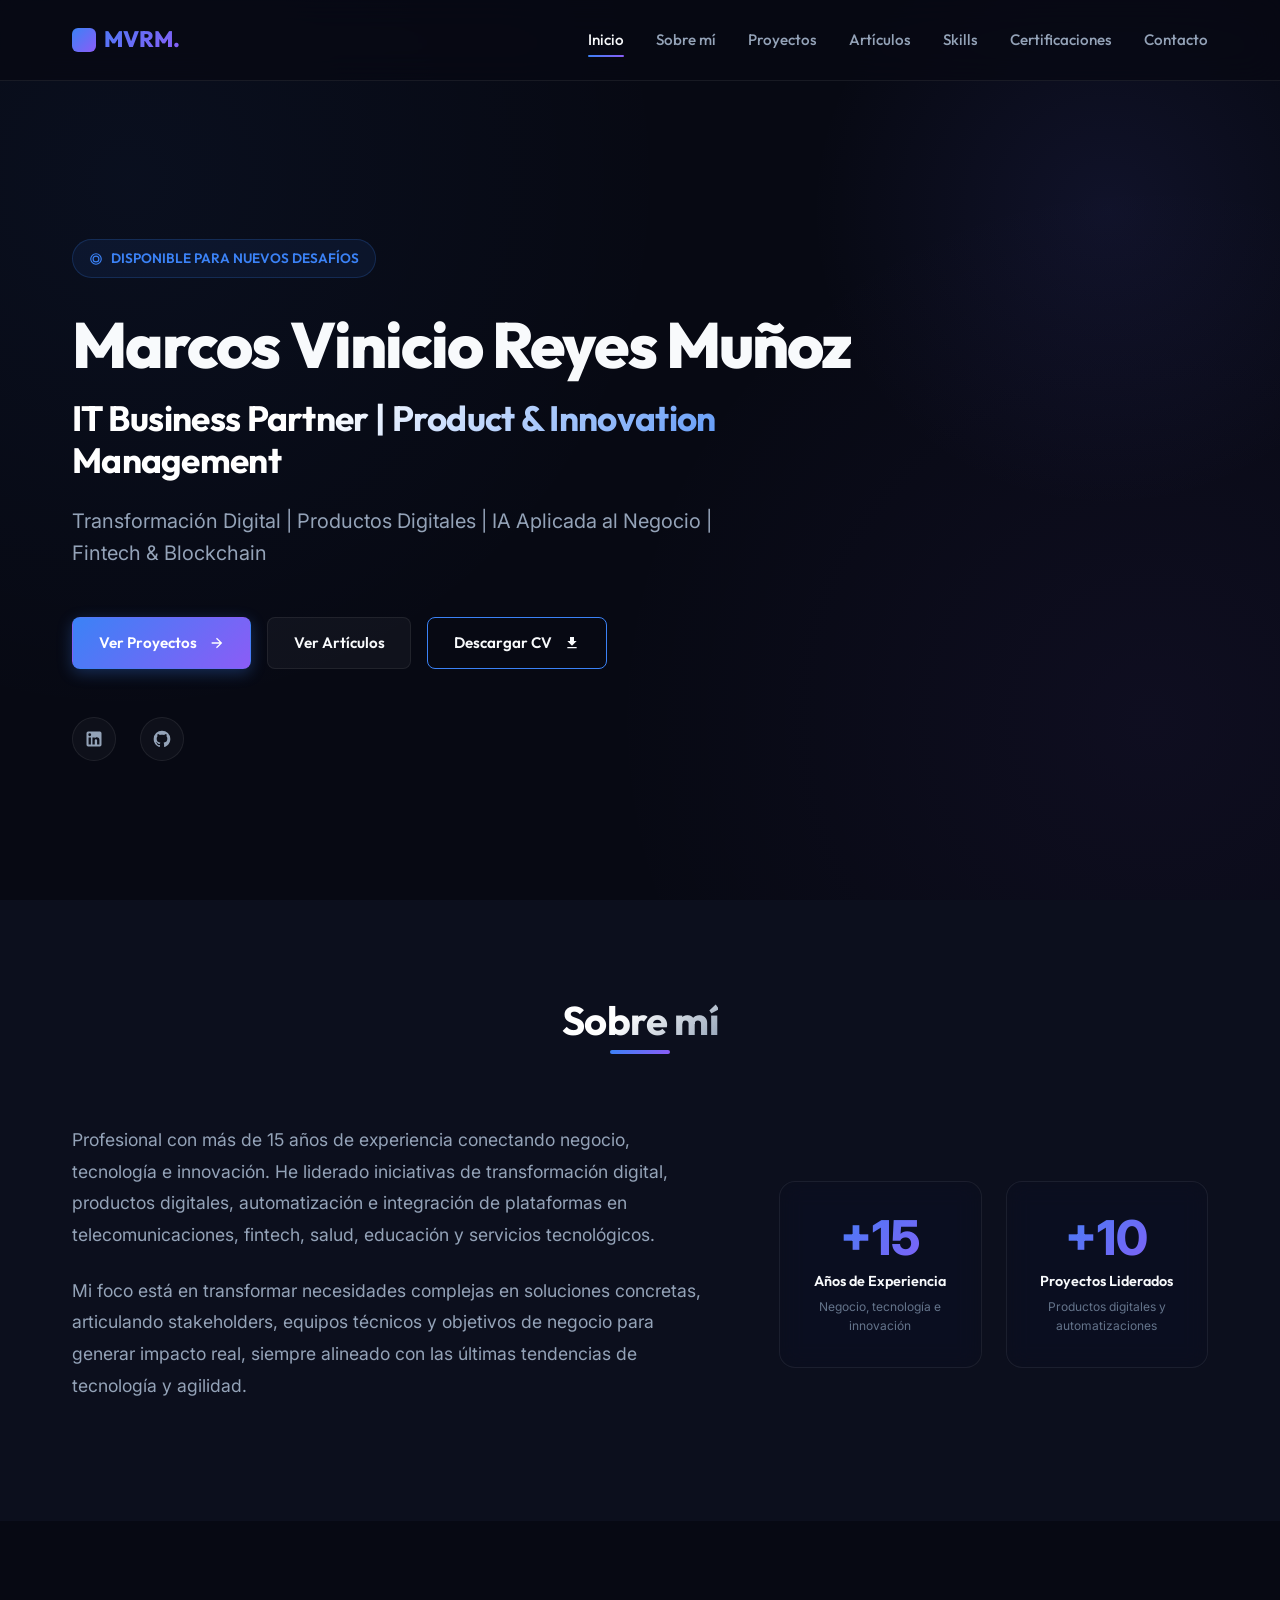
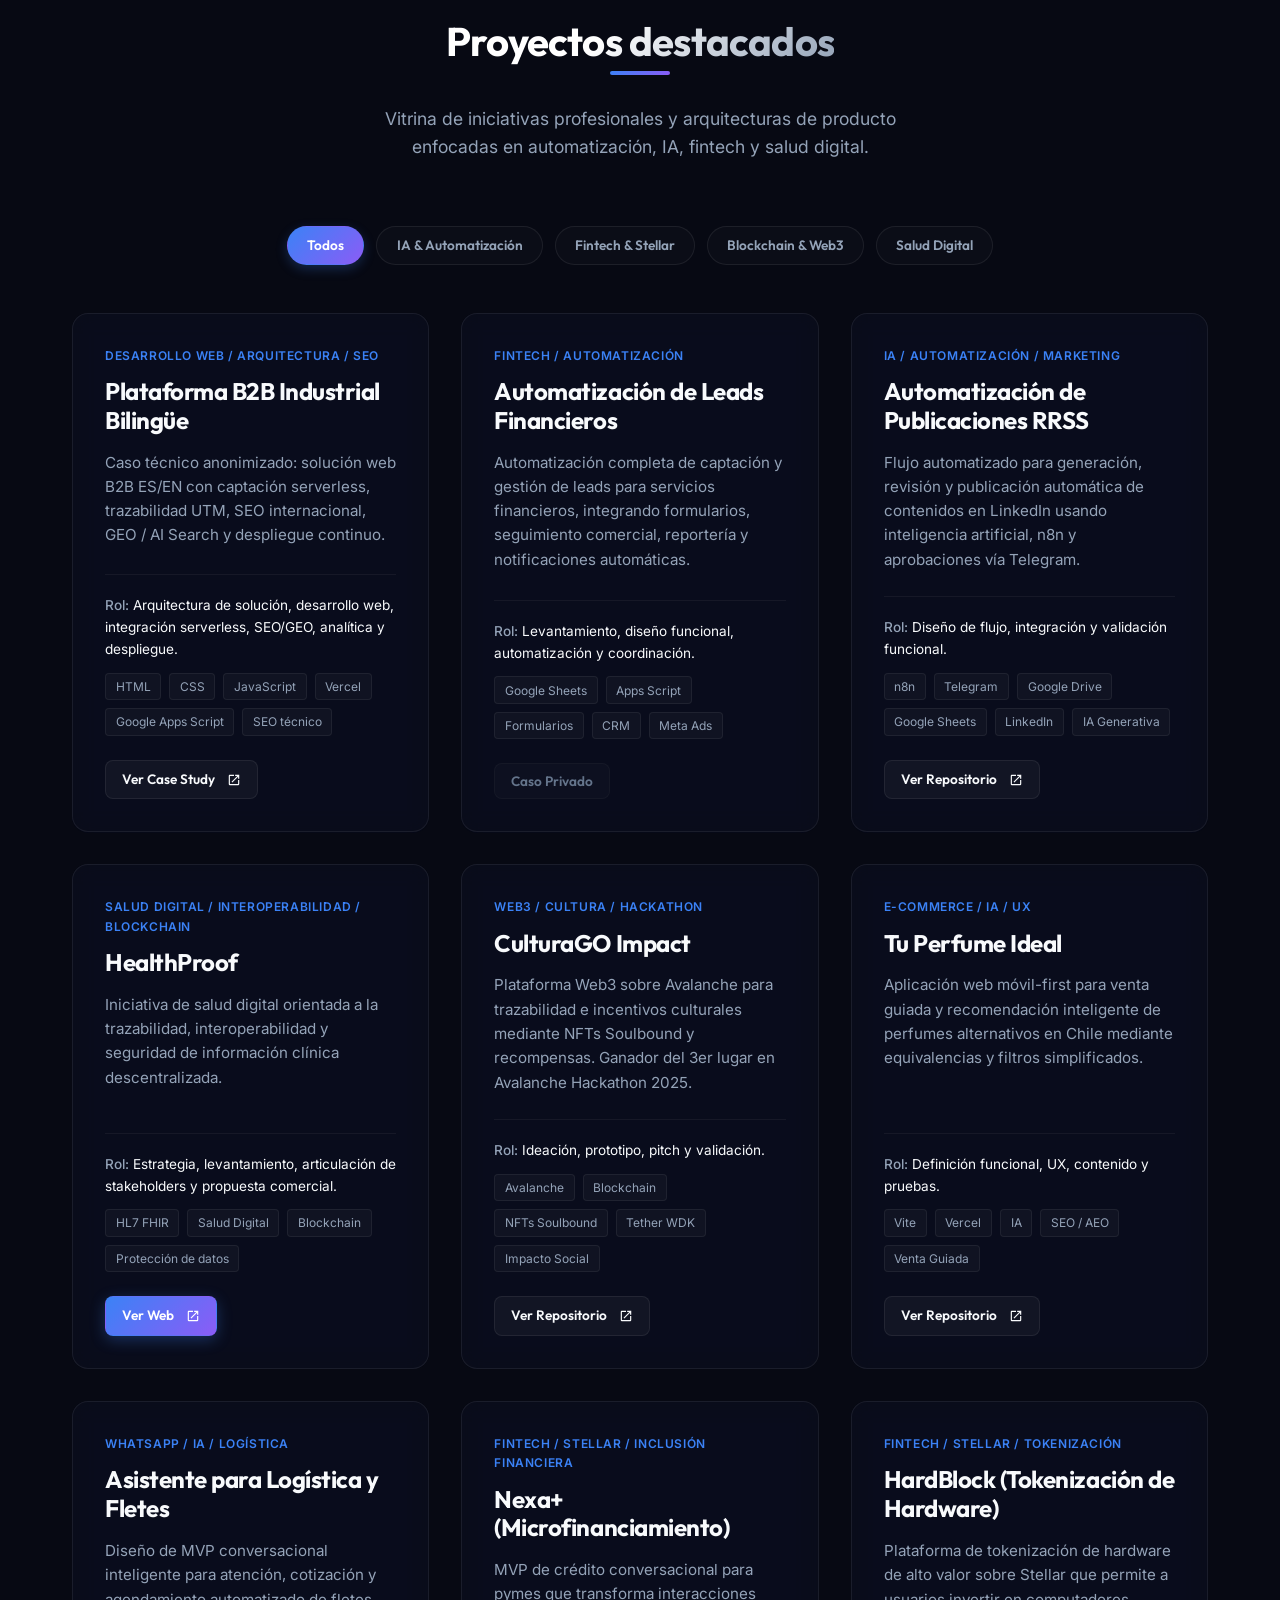
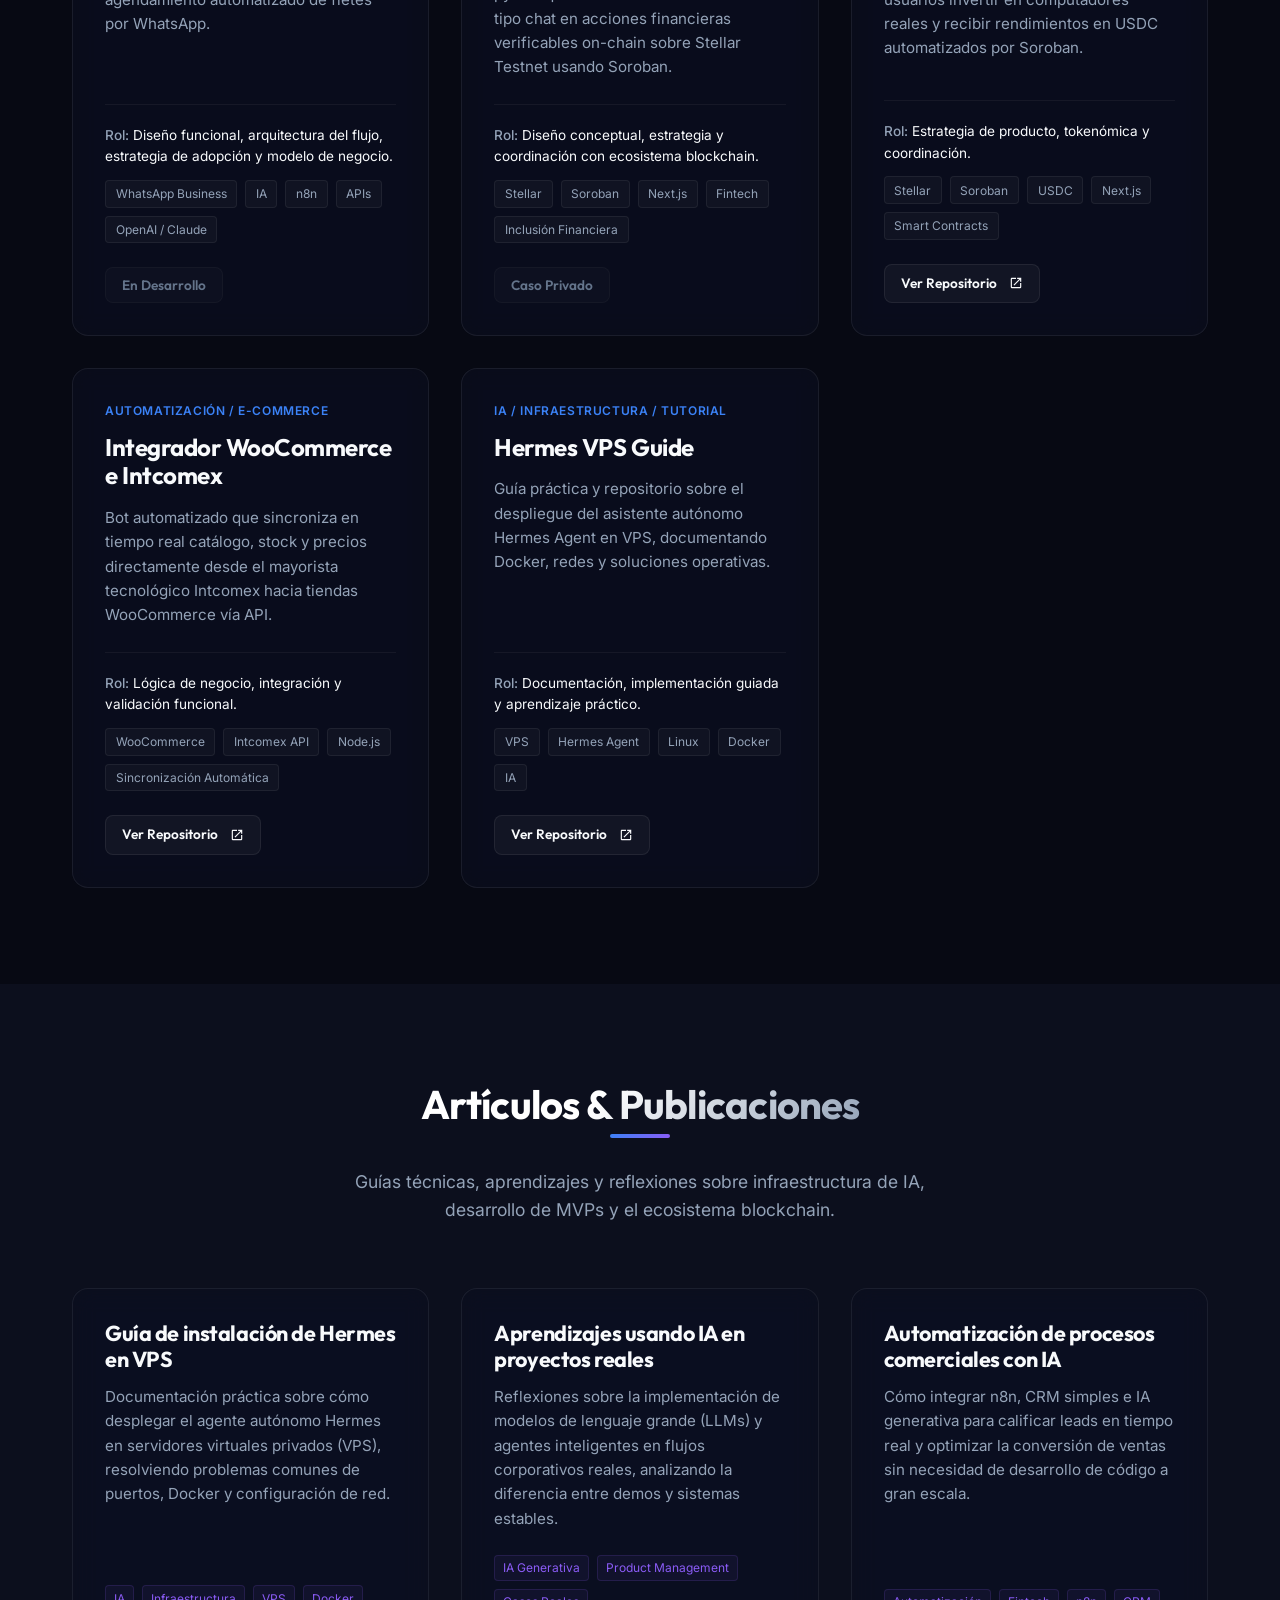
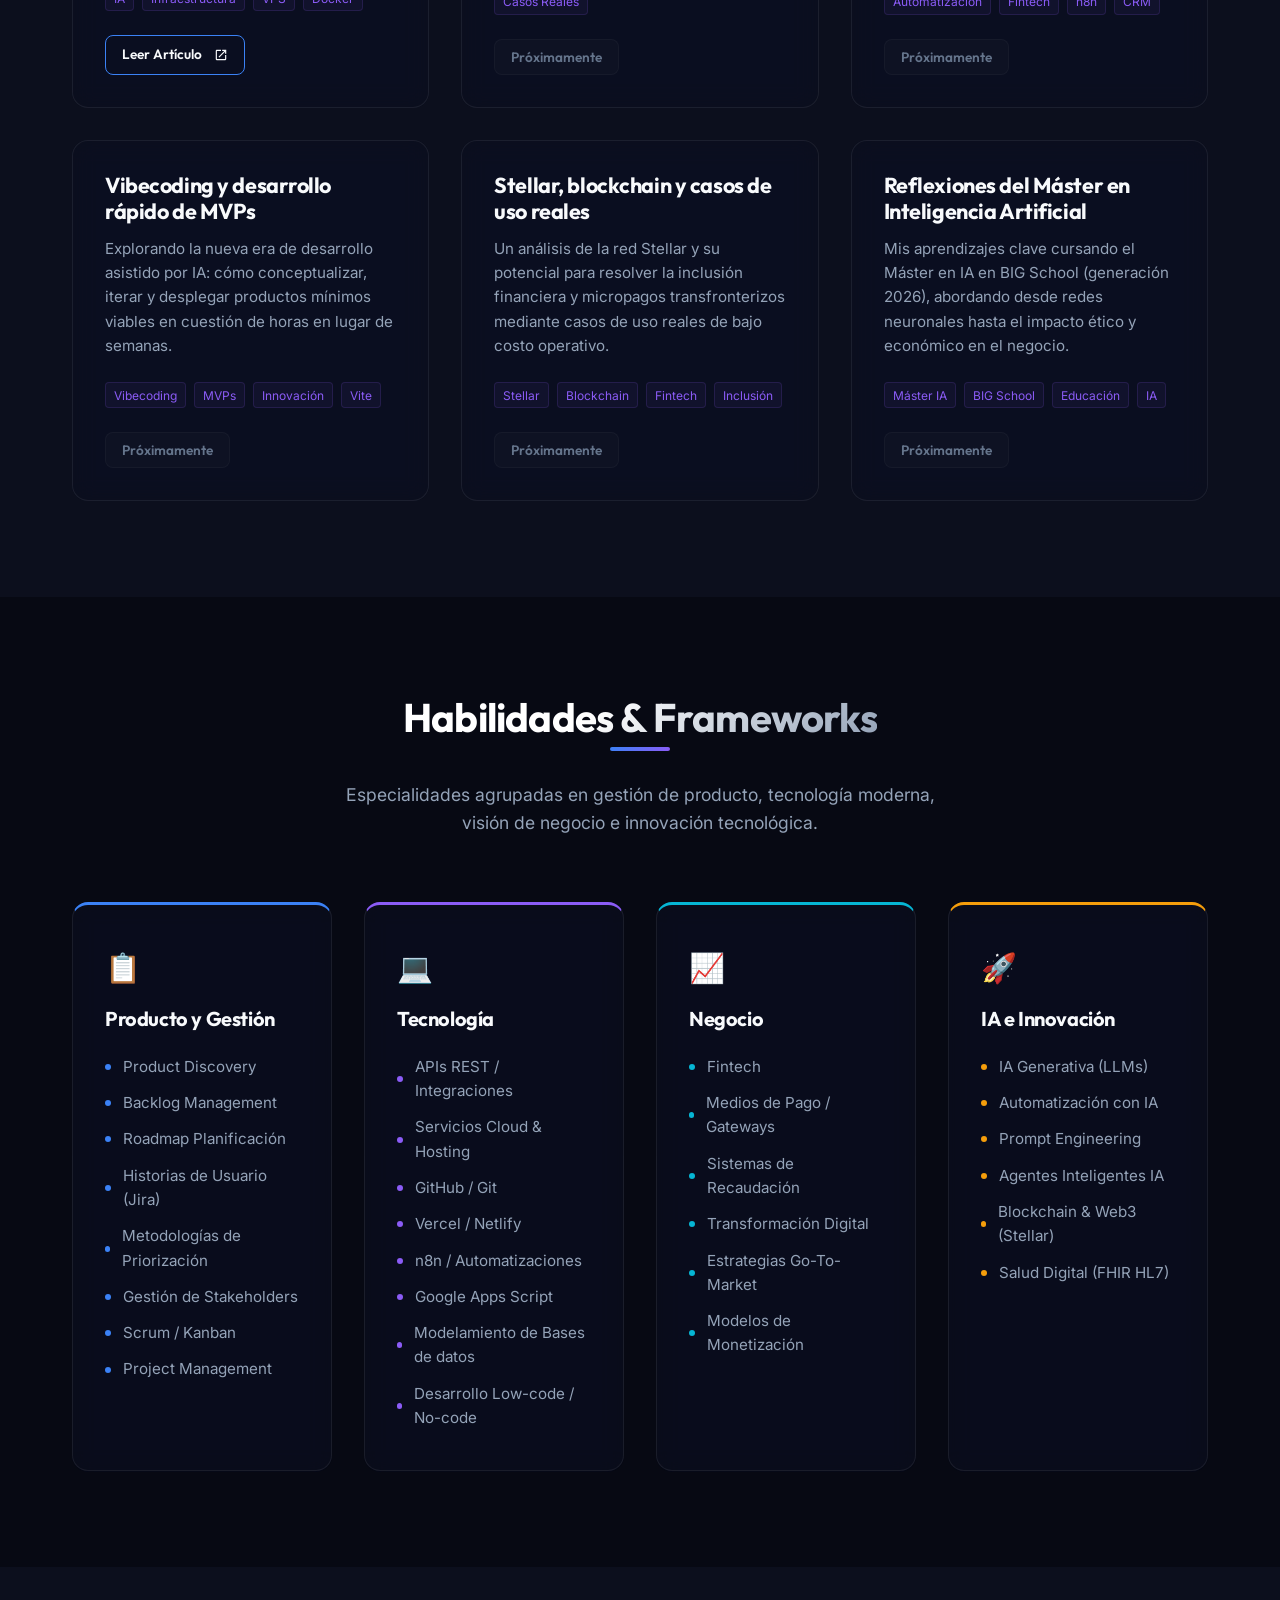
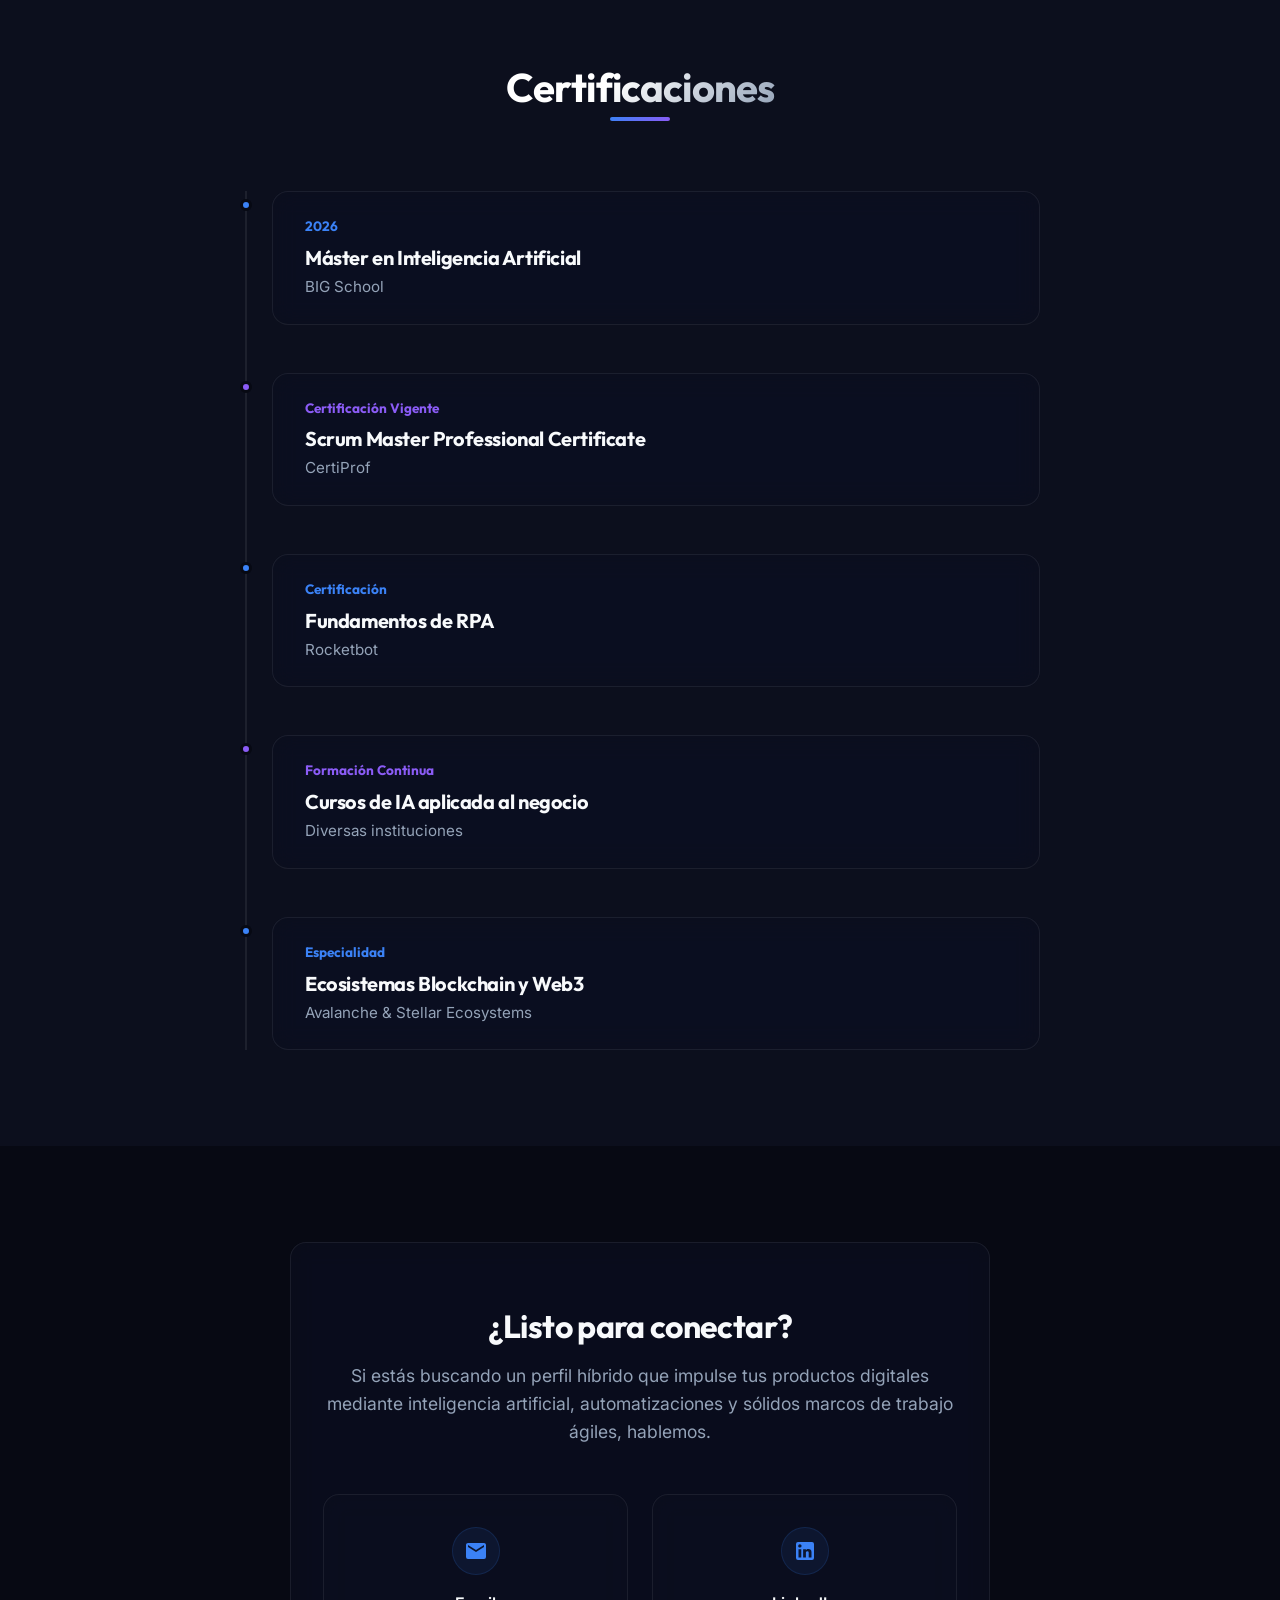
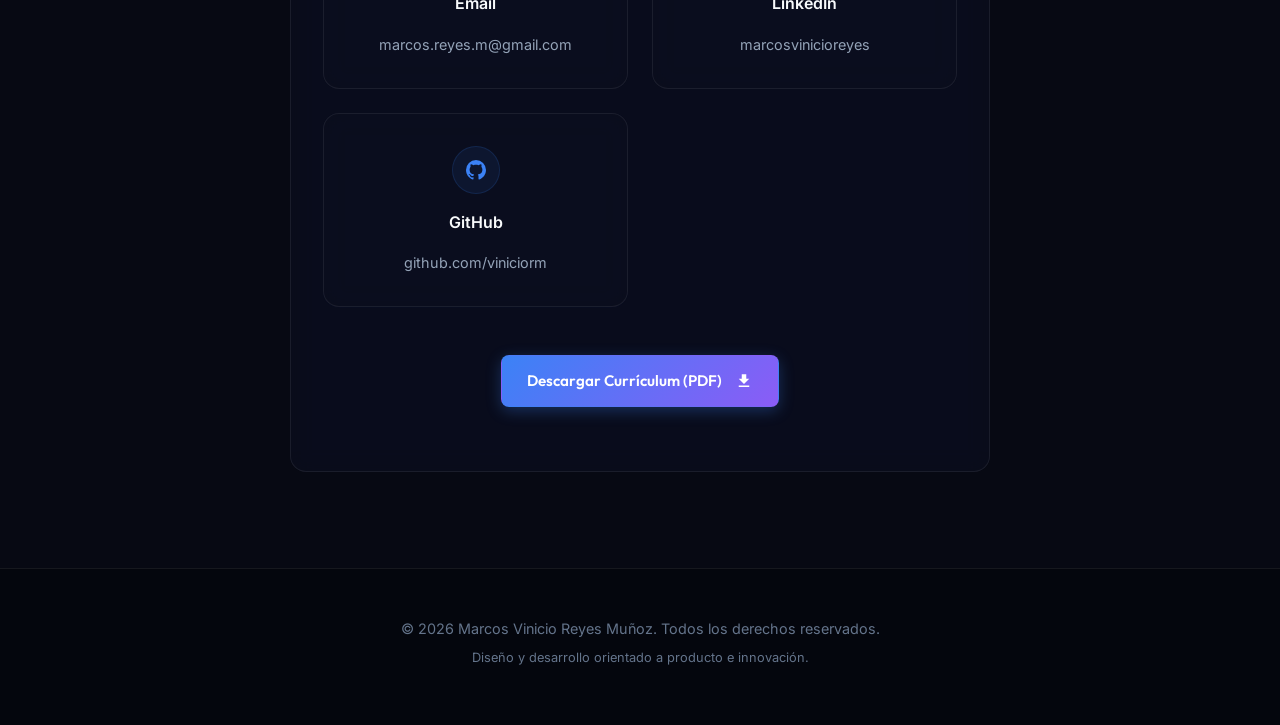
<file: index.html>
<!DOCTYPE html>
<html lang="es">
<head>
  <meta charset="UTF-8">
  <meta name="viewport" content="width=device-width, initial-scale=1.0">
  <title>Marcos Vinicio Reyes Muñoz | IT Business Partner & Product Owner</title>
  
  <!-- SEO Meta Tags -->
  <meta name="description" content="Portafolio profesional de Marcos Vinicio Reyes Muñoz. IT Business Partner, Product Owner y Project Manager con más de 15 años de experiencia liderando transformación digital, IA y Fintech.">
  <meta name="keywords" content="Product Owner, Project Manager, IT Business Partner, Business Analyst, Transformación Digital, IA, Fintech, Blockchain, Stellar, Salud Digital, n8n">
  <meta name="author" content="Marcos Vinicio Reyes Muñoz">
  <link rel="canonical" href="https://marcosvinicioreyes.github.io/">
  
  <!-- Open Graph / LinkedIn -->
  <meta property="og:type" content="website">
  <meta property="og:url" content="https://marcosvinicioreyes.github.io/">
  <meta property="og:title" content="Marcos Vinicio Reyes Muñoz | IT Business Partner & Product Owner">
  <meta property="og:description" content="Portafolio profesional de Marcos Reyes. Conectando negocio, tecnología e innovación en IA, Fintech y Transformación Digital.">
  <meta property="og:image" content="https://marcosvinicioreyes.github.io/assets/img/og-preview.png">
  
  <!-- Twitter -->
  <meta property="twitter:card" content="summary_large_image">
  <meta property="twitter:url" content="https://marcosvinicioreyes.github.io/">
  <meta property="twitter:title" content="Marcos Vinicio Reyes Muñoz | IT Business Partner & Product Owner">
  <meta property="twitter:description" content="Portafolio profesional de Marcos Reyes. Conectando negocio, tecnología e innovación en IA, Fintech y Transformación Digital.">
  <meta property="twitter:image" content="https://marcosvinicioreyes.github.io/assets/img/og-preview.png">
  
  <!-- Stylesheets -->
  <link rel="stylesheet" href="css/style.css">
  
  <!-- Favicon -->
  <link rel="icon" type="image/png" href="assets/img/favicon.png" onerror="this.onerror=null; this.href='data:image/svg+xml,<svg xmlns=%22http://www.w3.org/2000/svg%22 viewBox=%220 0 100 100%22><text y=%22.9em%22 font-size=%2280%22>💼</text></svg>';">
</head>
<body>

  <!-- ==========================================================================
       Header / Navigation Bar
       ========================================================================== -->
  <header class="navbar">
    <div class="container navbar-container">
      <a href="#home" class="nav-logo">
        <span class="nav-logo-icon"></span>
        MVRM.
      </a>
      
      <ul class="nav-menu">
        <li><a href="#home" class="nav-link active">Inicio</a></li>
        <li><a href="#about" class="nav-link">Sobre mí</a></li>
        <li><a href="#projects" class="nav-link">Proyectos</a></li>
        <li><a href="#articles" class="nav-link">Artículos</a></li>
        <li><a href="#skills" class="nav-link">Skills</a></li>
        <li><a href="#certifications" class="nav-link">Certificaciones</a></li>
        <li><a href="#contact" class="nav-link">Contacto</a></li>
      </ul>
      
      <button class="nav-toggle" aria-label="Abrir menú de navegación">
        <span class="nav-toggle-bar"></span>
        <span class="nav-toggle-bar"></span>
        <span class="nav-toggle-bar"></span>
      </button>
    </div>
  </header>

  <!-- ==========================================================================
       Hero Section
       ========================================================================== -->
  <section id="home">
    <div class="container">
      <div class="hero-content">
        <div class="hero-badge">
          <svg style="width: 14px; height: 14px; fill: currentColor;" viewBox="0 0 24 24">
            <path d="M12 2A10 10 0 1 0 22 12A10 10 0 0 0 12 2M12 4A8 8 0 1 1 4 12A8 8 0 0 1 12 4M12 6A6 6 0 1 0 18 12A6 6 0 0 0 12 6M12 8A4 4 0 1 1 8 12A4 4 0 0 1 12 8Z" />
          </svg>
          Disponible para nuevos desafíos
        </div>
        <h1 class="hero-name">Marcos Vinicio Reyes Muñoz</h1>
        <h2 class="hero-title">IT Business Partner | Product & Innovation Management</h2>
        <p class="hero-subtitle">
          Transformación Digital | Productos Digitales | IA Aplicada al Negocio | Fintech & Blockchain
        </p>
        
        <div class="hero-cta">
          <a href="#projects" class="btn btn-primary">
            Ver Proyectos
            <svg style="width: 16px; height: 16px; fill: currentColor; margin-left: 4px;" viewBox="0 0 24 24">
              <path d="M4,11V13H16L10.5,18.5L11.92,19.92L19.84,12L11.92,4.08L10.5,5.5L16,11H4Z" />
            </svg>
          </a>
          <a href="#articles" class="btn btn-secondary">Ver Artículos</a>
          <a href="cv/CV_Marcos_Vinicio_Reyes.pdf" target="_blank" class="btn btn-outline">
            Descargar CV
            <svg style="width: 16px; height: 16px; fill: currentColor; margin-left: 4px;" viewBox="0 0 24 24">
              <path d="M5,20H19V18H5M19,9H15V3H9V9H5L12,16L19,9Z" />
            </svg>
          </a>
        </div>

        <div class="hero-socials">
          <a href="https://www.linkedin.com/in/marcosvinicioreyes" target="_blank" class="hero-social-link" title="LinkedIn">
            <svg viewBox="0 0 24 24">
              <path d="M19 3a2 2 0 0 1 2 2v14a2 2 0 0 1-2 2H5a2 2 0 0 1-2-2V5a2 2 0 0 1 2-2h14m-.5 15.5v-5.3a3.26 3.26 0 0 0-3.26-3.26c-.85 0-1.84.52-2.32 1.3v-1.11h-2.79v8.37h2.79v-4.93c0-.77.62-1.4 1.39-1.4a1.4 1.4 0 0 1 1.4 1.4v4.93h2.79M6.88 8.56a1.68 1.68 0 0 0 1.68-1.68c0-.93-.75-1.69-1.68-1.69a1.69 1.69 0 0 0-1.69 1.69c0 .93.76 1.68 1.69 1.68m1.39 9.94v-8.37H5.5v8.37h2.77z"/>
            </svg>
          </a>
          <a href="https://github.com/viniciorm" target="_blank" class="hero-social-link" title="GitHub">
            <svg viewBox="0 0 24 24">
              <path d="M12 2A10 10 0 0 0 2 12c0 4.42 2.87 8.17 6.84 9.5.5.08.66-.23.66-.5v-1.69c-2.77.6-3.36-1.34-3.36-1.34-.46-1.16-1.11-1.47-1.11-1.47-.9-.62.07-.6.07-.6 1 .07 1.53 1.03 1.53 1.03.9 1.52 2.34 1.07 2.91.83.09-.65.35-1.09.63-1.34-2.22-.25-4.55-1.11-4.55-4.92 0-1.11.38-2 1.03-2.71-.1-.25-.45-1.29.1-2.64 0 0 .84-.27 2.75 1.02.79-.22 1.65-.33 2.5-.33.85 0 1.71.11 2.5.33 1.91-1.29 2.75-1.02 2.75-1.02.55 1.35.2 2.39.1 2.64.65.71 1.03 1.6 1.03 2.71 0 3.82-2.34 4.66-4.57 4.91.36.31.69.92.69 1.85V21c0 .27.16.59.67.5C19.14 20.16 22 16.42 22 12A10 10 0 0 0 12 2z"/>
            </svg>
          </a>
        </div>
      </div>
    </div>
  </section>

  <!-- ==========================================================================
       About Me Section
       ========================================================================== -->
  <section id="about" class="section" style="background-color: var(--bg-secondary);">
    <div class="container">
      <div class="section-header">
        <h2 class="section-title">Sobre mí</h2>
      </div>
      <div class="about-grid">
        <div class="about-text">
          <p>
            Profesional con más de 15 años de experiencia conectando negocio, tecnología e innovación. He liderado iniciativas de transformación digital, productos digitales, automatización e integración de plataformas en telecomunicaciones, fintech, salud, educación y servicios tecnológicos.
          </p>
          <p>
            Mi foco está en transformar necesidades complejas en soluciones concretas, articulando stakeholders, equipos técnicos y objetivos de negocio para generar impacto real, siempre alineado con las últimas tendencias de tecnología y agilidad.
          </p>
        </div>
        <div class="about-stats">
          <div class="stat-card glass-card">
            <div class="stat-number">+15</div>
            <div class="stat-label">Años de Experiencia</div>
            <div class="stat-desc">Negocio, tecnología e innovación</div>
          </div>
          <div class="stat-card glass-card">
            <div class="stat-number">+10</div>
            <div class="stat-label">Proyectos Liderados</div>
            <div class="stat-desc">Productos digitales y automatizaciones</div>
          </div>
        </div>
      </div>
    </div>
  </section>

  <!-- ==========================================================================
       Projects Section
       ========================================================================== -->
  <section id="projects" class="section">
    <div class="container">
      <div class="section-header">
        <h2 class="section-title">Proyectos destacados</h2>
        <p class="section-subtitle">
          Vitrina de iniciativas profesionales y arquitecturas de producto enfocadas en automatización, IA, fintech y salud digital.
        </p>
      </div>

      <div class="filter-container">
        <button class="filter-btn active" data-filter="all">Todos</button>
        <button class="filter-btn" data-filter="ia">IA & Automatización</button>
        <button class="filter-btn" data-filter="fintech">Fintech & Stellar</button>
        <button class="filter-btn" data-filter="blockchain">Blockchain & Web3</button>
        <button class="filter-btn" data-filter="salud">Salud Digital</button>
      </div>

      <div id="projects-grid" class="projects-grid">
        <!-- Rendered dynamically via JavaScript -->
        <div style="grid-column: 1/-1; text-align: center; padding: 3rem;">
          <p style="color: var(--text-secondary);">Cargando proyectos...</p>
        </div>
      </div>
    </div>
  </section>

  <!-- ==========================================================================
       Articles Section
       ========================================================================== -->
  <section id="articles" class="section" style="background-color: var(--bg-secondary);">
    <div class="container">
      <div class="section-header">
        <h2 class="section-title">Artículos & Publicaciones</h2>
        <p class="section-subtitle">
          Guías técnicas, aprendizajes y reflexiones sobre infraestructura de IA, desarrollo de MVPs y el ecosistema blockchain.
        </p>
      </div>

      <div id="articles-grid" class="articles-grid">
        <!-- Rendered dynamically via JavaScript -->
        <div style="grid-column: 1/-1; text-align: center; padding: 3rem;">
          <p style="color: var(--text-secondary);">Cargando artículos...</p>
        </div>
      </div>
    </div>
  </section>

  <!-- ==========================================================================
       Skills Section
       ========================================================================== -->
  <section id="skills" class="section">
    <div class="container">
      <div class="section-header">
        <h2 class="section-title">Habilidades & Frameworks</h2>
        <p class="section-subtitle">
          Especialidades agrupadas en gestión de producto, tecnología moderna, visión de negocio e innovación tecnológica.
        </p>
      </div>

      <div class="skills-grid">
        <!-- Block 1: Producto y gestión -->
        <div class="skills-block glass-card">
          <span class="skills-block-icon">📋</span>
          <h3 class="skills-block-title">Producto y Gestión</h3>
          <div class="skills-list">
            <div class="skills-item">Product Discovery</div>
            <div class="skills-item">Backlog Management</div>
            <div class="skills-item">Roadmap Planificación</div>
            <div class="skills-item">Historias de Usuario (Jira)</div>
            <div class="skills-item">Metodologías de Priorización</div>
            <div class="skills-item">Gestión de Stakeholders</div>
            <div class="skills-item">Scrum / Kanban</div>
            <div class="skills-item">Project Management</div>
          </div>
        </div>

        <!-- Block 2: Tecnología -->
        <div class="skills-block glass-card">
          <span class="skills-block-icon">💻</span>
          <h3 class="skills-block-title">Tecnología</h3>
          <div class="skills-list">
            <div class="skills-item">APIs REST / Integraciones</div>
            <div class="skills-item">Servicios Cloud & Hosting</div>
            <div class="skills-item">GitHub / Git</div>
            <div class="skills-item">Vercel / Netlify</div>
            <div class="skills-item">n8n / Automatizaciones</div>
            <div class="skills-item">Google Apps Script</div>
            <div class="skills-item">Modelamiento de Bases de datos</div>
            <div class="skills-item">Desarrollo Low-code / No-code</div>
          </div>
        </div>

        <!-- Block 3: Negocio -->
        <div class="skills-block glass-card">
          <span class="skills-block-icon">📈</span>
          <h3 class="skills-block-title">Negocio</h3>
          <div class="skills-list">
            <div class="skills-item">Fintech</div>
            <div class="skills-item">Medios de Pago / Gateways</div>
            <div class="skills-item">Sistemas de Recaudación</div>
            <div class="skills-item">Transformación Digital</div>
            <div class="skills-item">Estrategias Go-To-Market</div>
            <div class="skills-item">Modelos de Monetización</div>
          </div>
        </div>

        <!-- Block 4: IA e innovación -->
        <div class="skills-block glass-card">
          <span class="skills-block-icon">🚀</span>
          <h3 class="skills-block-title">IA e Innovación</h3>
          <div class="skills-list">
            <div class="skills-item">IA Generativa (LLMs)</div>
            <div class="skills-item">Automatización con IA</div>
            <div class="skills-item">Prompt Engineering</div>
            <div class="skills-item">Agentes Inteligentes IA</div>
            <div class="skills-item">Blockchain & Web3 (Stellar)</div>
            <div class="skills-item">Salud Digital (FHIR HL7)</div>
          </div>
        </div>
      </div>
    </div>
  </section>

  <!-- ==========================================================================
       Certifications Section
       ========================================================================== -->
  <section id="certifications" class="section" style="background-color: var(--bg-secondary);">
    <div class="container">
      <div class="section-header">
        <h2 class="section-title">Certificaciones</h2>
      </div>

      <div class="certifications-timeline">
        <div class="timeline-item">
          <div class="timeline-dot"></div>
          <div class="timeline-content glass-card">
            <span class="timeline-date">2026</span>
            <h3 class="timeline-title">Máster en Inteligencia Artificial</h3>
            <span class="timeline-issuer">BIG School</span>
          </div>
        </div>

        <div class="timeline-item">
          <div class="timeline-dot"></div>
          <div class="timeline-content glass-card">
            <span class="timeline-date">Certificación Vigente</span>
            <h3 class="timeline-title">Scrum Master Professional Certificate</h3>
            <span class="timeline-issuer">CertiProf</span>
          </div>
        </div>

        <div class="timeline-item">
          <div class="timeline-dot"></div>
          <div class="timeline-content glass-card">
            <span class="timeline-date">Certificación</span>
            <h3 class="timeline-title">Fundamentos de RPA</h3>
            <span class="timeline-issuer">Rocketbot</span>
          </div>
        </div>

        <div class="timeline-item">
          <div class="timeline-dot"></div>
          <div class="timeline-content glass-card">
            <span class="timeline-date">Formación Continua</span>
            <h3 class="timeline-title">Cursos de IA aplicada al negocio</h3>
            <span class="timeline-issuer">Diversas instituciones</span>
          </div>
        </div>

        <div class="timeline-item">
          <div class="timeline-dot"></div>
          <div class="timeline-content glass-card">
            <span class="timeline-date">Especialidad</span>
            <h3 class="timeline-title">Ecosistemas Blockchain y Web3</h3>
            <span class="timeline-issuer">Avalanche & Stellar Ecosystems</span>
          </div>
        </div>
      </div>
    </div>
  </section>

  <!-- ==========================================================================
       Contact Section
       ========================================================================== -->
  <section id="contact" class="section">
    <div class="container">
      <div class="contact-container glass-card">
        <h2 class="contact-title">¿Listo para conectar?</h2>
        <p class="contact-text">
          Si estás buscando un perfil híbrido que impulse tus productos digitales mediante inteligencia artificial, automatizaciones y sólidos marcos de trabajo ágiles, hablemos.
        </p>

        <div class="contact-methods">
          <!-- Email Card -->
          <div class="contact-method-card glass-card">
            <div class="contact-icon">
              <svg style="width: 24px; height: 24px; fill: currentColor;" viewBox="0 0 24 24">
                <path d="M20,4H4C2.89,4 2,4.89 2,6V18A2,2 0 0,0 4,20H20A2,2 0 0,0 22,18V6C22,4.89 21.1,4 20,4M20,8L12,13L4,8V6L12,11L20,6V8Z" />
              </svg>
            </div>
            <span class="contact-method-title">Email</span>
            <a href="mailto:marcos.reyes.m@gmail.com" class="contact-method-value">marcos.reyes.m@gmail.com</a>
          </div>

          <!-- LinkedIn Card -->
          <div class="contact-method-card glass-card">
            <div class="contact-icon">
              <svg style="width: 24px; height: 24px; fill: currentColor;" viewBox="0 0 24 24">
                <path d="M19 3a2 2 0 0 1 2 2v14a2 2 0 0 1-2 2H5a2 2 0 0 1-2-2V5a2 2 0 0 1 2-2h14m-.5 15.5v-5.3a3.26 3.26 0 0 0-3.26-3.26c-.85 0-1.84.52-2.32 1.3v-1.11h-2.79v8.37h2.79v-4.93c0-.77.62-1.4 1.39-1.4a1.4 1.4 0 0 1 1.4 1.4v4.93h2.79M6.88 8.56a1.68 1.68 0 0 0 1.68-1.68c0-.93-.75-1.69-1.68-1.69a1.69 1.69 0 0 0-1.69 1.69c0 .93.76 1.68 1.69 1.68m1.39 9.94v-8.37H5.5v8.37h2.77z"/>
              </svg>
            </div>
            <span class="contact-method-title">LinkedIn</span>
            <a href="https://www.linkedin.com/in/marcosvinicioreyes" target="_blank" class="contact-method-value">marcosvinicioreyes</a>
          </div>

          <!-- GitHub Card -->
          <div class="contact-method-card glass-card">
            <div class="contact-icon">
              <svg style="width: 24px; height: 24px; fill: currentColor;" viewBox="0 0 24 24">
                <path d="M12 2A10 10 0 0 0 2 12c0 4.42 2.87 8.17 6.84 9.5.5.08.66-.23.66-.5v-1.69c-2.77.6-3.36-1.34-3.36-1.34-.46-1.16-1.11-1.47-1.11-1.47-.9-.62.07-.6.07-.6 1 .07 1.53 1.03 1.53 1.03.9 1.52 2.34 1.07 2.91.83.09-.65.35-1.09.63-1.34-2.22-.25-4.55-1.11-4.55-4.92 0-1.11.38-2 1.03-2.71-.1-.25-.45-1.29.1-2.64 0 0 .84-.27 2.75 1.02.79-.22 1.65-.33 2.5-.33.85 0 1.71.11 2.5.33 1.91-1.29 2.75-1.02 2.75-1.02.55 1.35.2 2.39.1 2.64.65.71 1.03 1.6 1.03 2.71 0 3.82-2.34 4.66-4.57 4.91.36.31.69.92.69 1.85V21c0 .27.16.59.67.5C19.14 20.16 22 16.42 22 12A10 10 0 0 0 12 2z"/>
              </svg>
            </div>
            <span class="contact-method-title">GitHub</span>
            <a href="https://github.com/viniciorm" target="_blank" class="contact-method-value">github.com/viniciorm</a>
          </div>
        </div>

        <a href="cv/CV_Marcos_Vinicio_Reyes.pdf" target="_blank" class="btn btn-primary">
          Descargar Currículum (PDF)
          <svg style="width: 18px; height: 18px; fill: currentColor; margin-left: 4.5px;" viewBox="0 0 24 24">
            <path d="M5,20H19V18H5M19,9H15V3H9V9H5L12,16L19,9Z" />
          </svg>
        </a>
      </div>
    </div>
  </section>

  <!-- ==========================================================================
       Footer
       ========================================================================== -->
  <footer>
    <div class="container">
      <p>&copy; <span id="footer-year"></span> Marcos Vinicio Reyes Muñoz. Todos los derechos reservados.</p>
      <p class="credit">Diseño y desarrollo orientado a producto e innovación.</p>
    </div>
  </footer>

  <!-- Scripts -->
  <script src="js/app.js"></script>
</body>
</html>
</file>
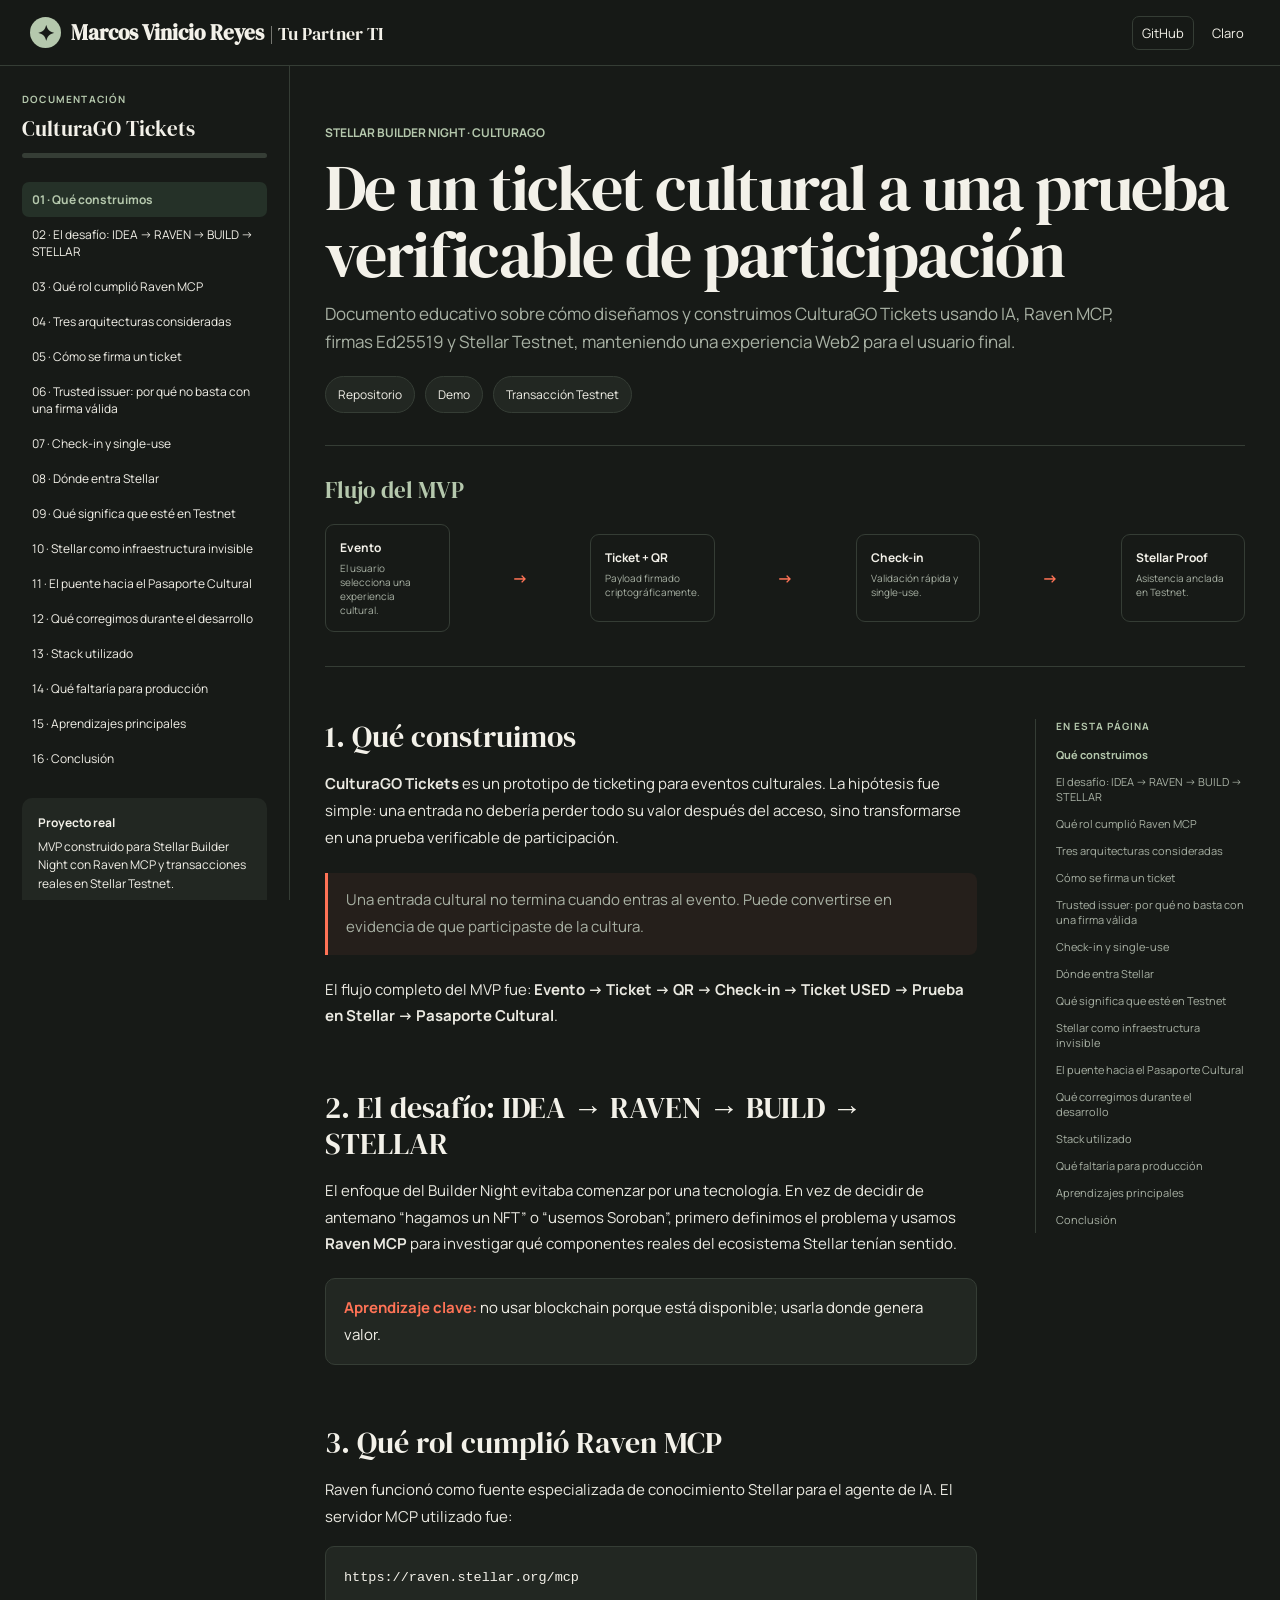
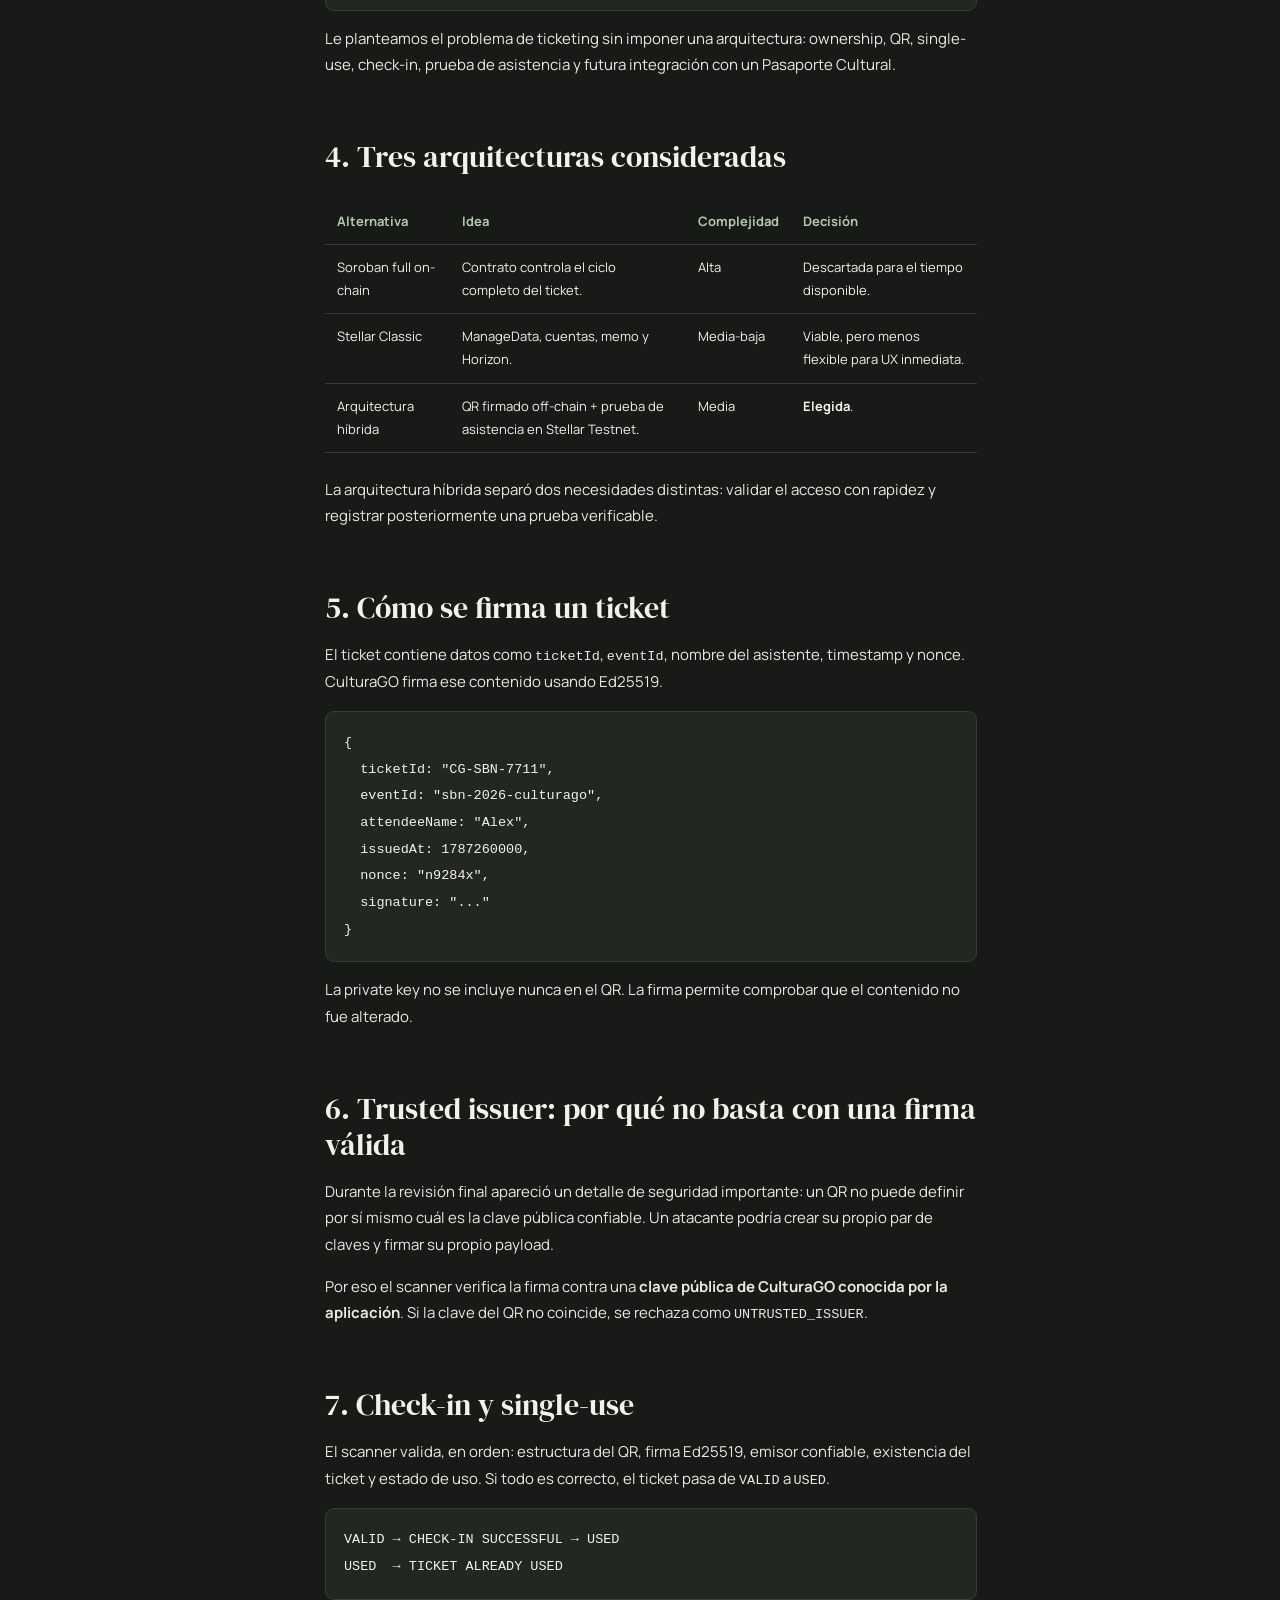
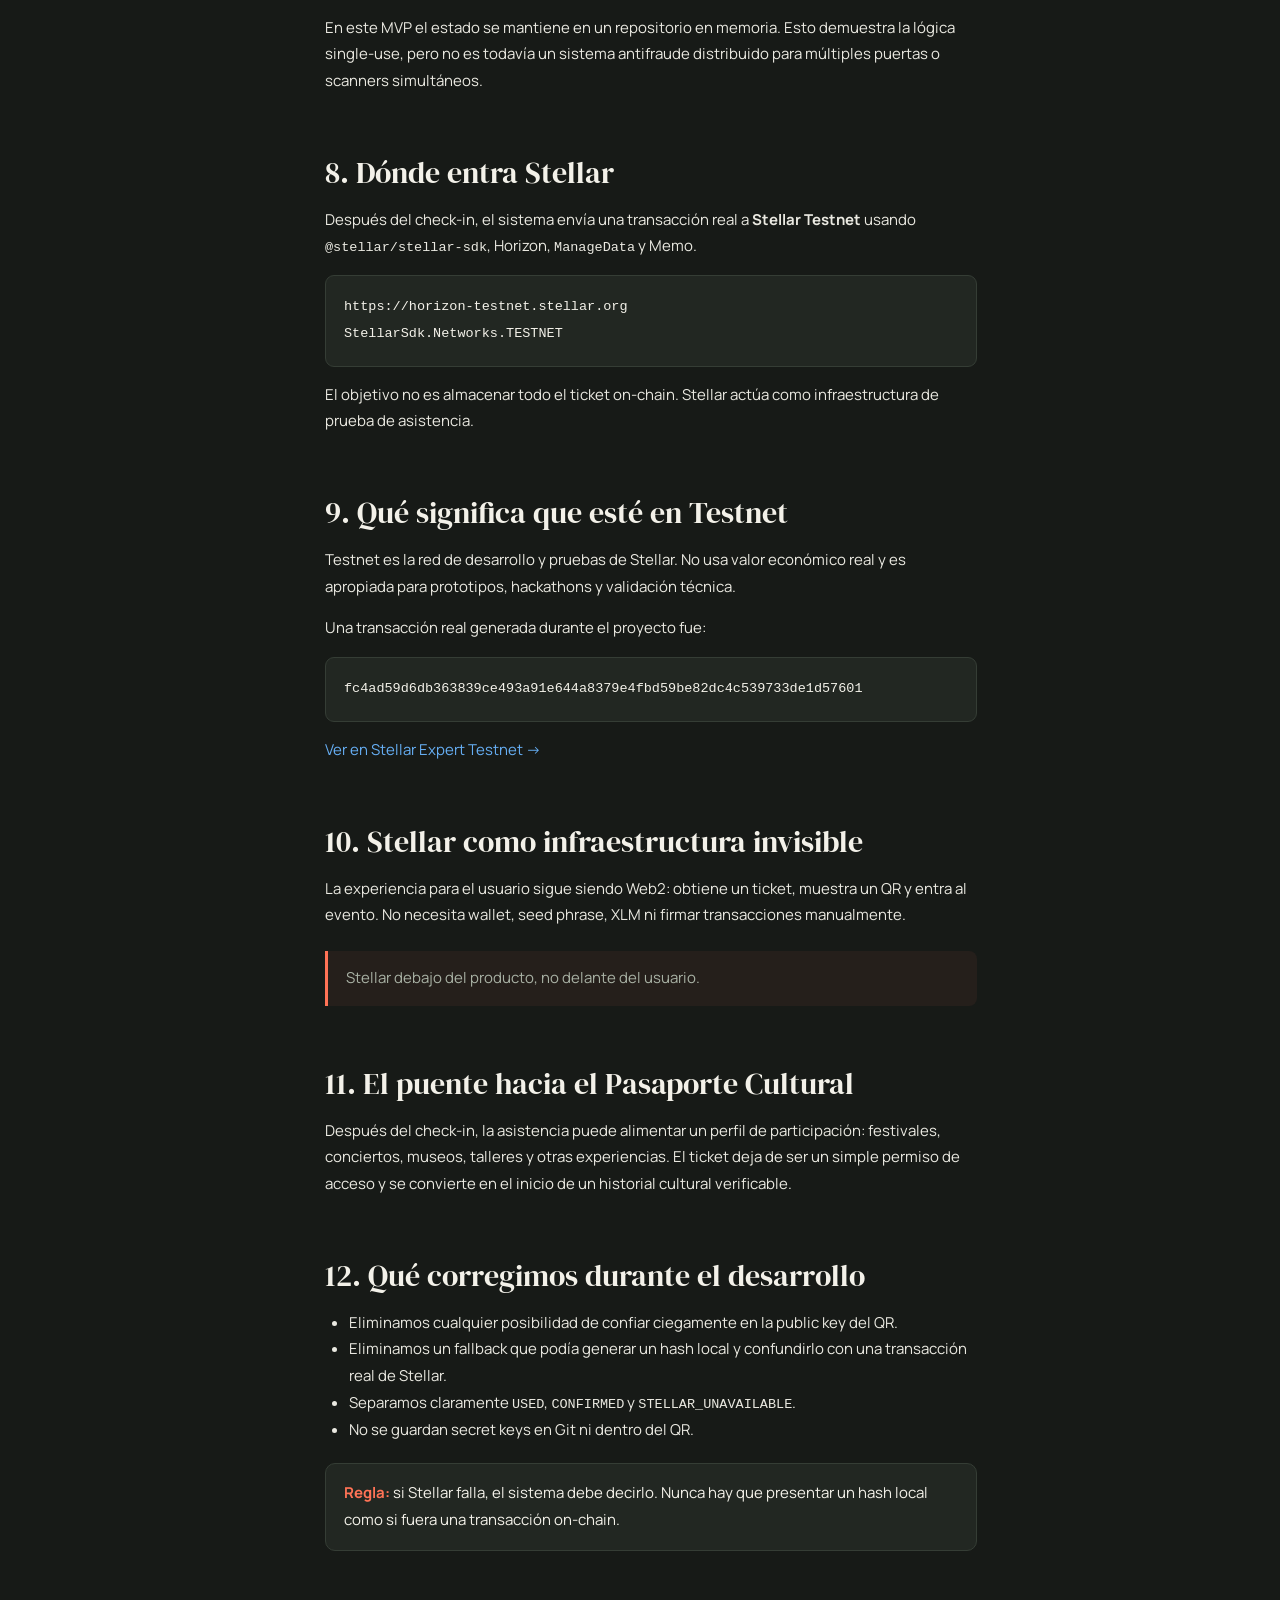
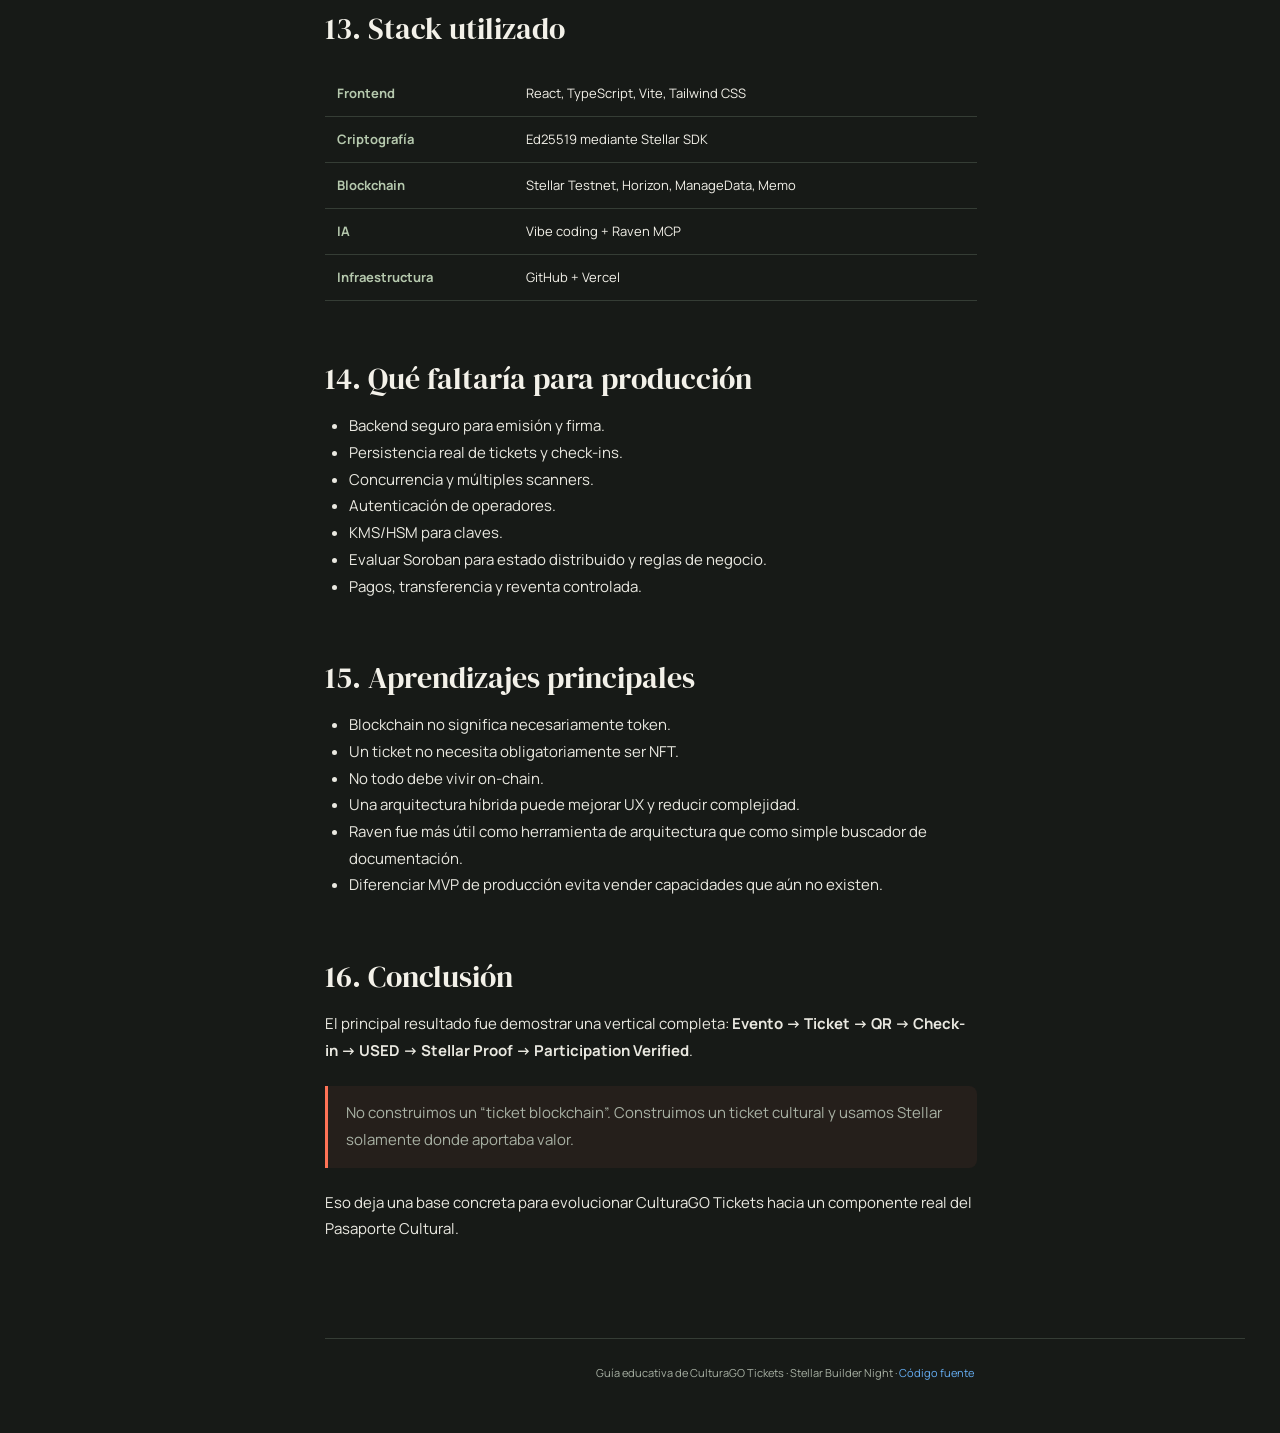
<file: culturago-tickets-stellar-guide/index.html>
<!DOCTYPE html>
<html lang="es" data-theme="dark">
<head>
<meta charset="UTF-8"><meta name="viewport" content="width=device-width, initial-scale=1.0">
<title>CulturaGO Tickets: Ticketing cultural con Raven MCP y Stellar Testnet</title>
<meta name="description" content="Guía educativa del prototipo CulturaGO Tickets: arquitectura híbrida, QR firmado, Ed25519, Raven MCP, Stellar Testnet y Pasaporte Cultural.">
<meta name="author" content="Marcos Vinicio Reyes / Tu Partner TI">
<link rel="canonical" href="https://viniciorm.github.io/culturago-tickets-stellar-guide/">
<meta property="og:type" content="article"><meta property="og:title" content="CulturaGO Tickets: de un ticket a una prueba verificable de participación"><meta property="og:description" content="Cómo usamos IA, Raven MCP y Stellar Testnet para construir un MVP de ticketing cultural con participación verificable."><meta property="og:url" content="https://viniciorm.github.io/culturago-tickets-stellar-guide/">
<link rel="stylesheet" href="styles.css">
</head>
<body>
<header class="topbar">
  <button class="mobile" id="menuBtn" aria-label="Abrir índice">☰</button>
  <a class="brand" href="#top"><span class="brand-mark">✦</span><span><b>Marcos Vinicio Reyes</b> <small>| Tu Partner TI</small></span></a>
  <div class="actions"><a href="https://github.com/viniciorm/culturago-tickets-stellar" target="_blank">GitHub</a><button id="themeBtn">Claro</button></div>
</header>
<aside class="sidebar" id="sidebar">
  <div class="label">DOCUMENTACIÓN</div><strong>CulturaGO Tickets</strong>
  <div class="progress"><i id="progress"></i></div>
  <nav id="nav"></nav>
  <div class="repo-note"><b>Proyecto real</b>MVP construido para Stellar Builder Night con Raven MCP y transacciones reales en Stellar Testnet.<br><br><a href="https://github.com/viniciorm/culturago-tickets-stellar" target="_blank">Ver repositorio →</a></div>
</aside>
<main id="top">
<section class="hero">
  <div class="eyebrow">STELLAR BUILDER NIGHT · CULTURAGO</div>
  <h1>De un ticket cultural a una prueba verificable de participación</h1>
  <p>Documento educativo sobre cómo diseñamos y construimos CulturaGO Tickets usando IA, Raven MCP, firmas Ed25519 y Stellar Testnet, manteniendo una experiencia Web2 para el usuario final.</p>
  <div class="hero-links"><a class="pill" href="https://github.com/viniciorm/culturago-tickets-stellar" target="_blank">Repositorio</a><a class="pill" href="https://temporary-flying-ridge-1ut66q9.vercel.app" target="_blank">Demo</a><a class="pill" href="https://stellar.expert/explorer/testnet/tx/fc4ad59d6db363839ce493a91e644a8379e4fbd59be82dc4c539733de1d57601" target="_blank">Transacción Testnet</a></div>
</section>
<section class="flow"><h2>Flujo del MVP</h2><div class="flow-row">
<div class="step"><b>Evento</b><small>El usuario selecciona una experiencia cultural.</small></div><div class="arrow">→</div>
<div class="step"><b>Ticket + QR</b><small>Payload firmado criptográficamente.</small></div><div class="arrow">→</div>
<div class="step"><b>Check-in</b><small>Validación rápida y single-use.</small></div><div class="arrow">→</div>
<div class="step"><b>Stellar Proof</b><small>Asistencia anclada en Testnet.</small></div>
</div></section>
<div class="content"><article class="article">
<h2 id="intro">1. Qué construimos</h2>
<p><strong>CulturaGO Tickets</strong> es un prototipo de ticketing para eventos culturales. La hipótesis fue simple: una entrada no debería perder todo su valor después del acceso, sino transformarse en una prueba verificable de participación.</p>
<blockquote>Una entrada cultural no termina cuando entras al evento. Puede convertirse en evidencia de que participaste de la cultura.</blockquote>
<p>El flujo completo del MVP fue: <strong>Evento → Ticket → QR → Check-in → Ticket USED → Prueba en Stellar → Pasaporte Cultural</strong>.</p>

<h2 id="challenge">2. El desafío: IDEA → RAVEN → BUILD → STELLAR</h2>
<p>El enfoque del Builder Night evitaba comenzar por una tecnología. En vez de decidir de antemano “hagamos un NFT” o “usemos Soroban”, primero definimos el problema y usamos <strong>Raven MCP</strong> para investigar qué componentes reales del ecosistema Stellar tenían sentido.</p>
<div class="callout"><b>Aprendizaje clave:</b> no usar blockchain porque está disponible; usarla donde genera valor.</div>

<h2 id="raven">3. Qué rol cumplió Raven MCP</h2>
<p>Raven funcionó como fuente especializada de conocimiento Stellar para el agente de IA. El servidor MCP utilizado fue:</p>
<pre><code>https://raven.stellar.org/mcp</code></pre>
<p>Le planteamos el problema de ticketing sin imponer una arquitectura: ownership, QR, single-use, check-in, prueba de asistencia y futura integración con un Pasaporte Cultural.</p>

<h2 id="alternativas">4. Tres arquitecturas consideradas</h2>
<table><thead><tr><th>Alternativa</th><th>Idea</th><th>Complejidad</th><th>Decisión</th></tr></thead><tbody>
<tr><td>Soroban full on-chain</td><td>Contrato controla el ciclo completo del ticket.</td><td>Alta</td><td>Descartada para el tiempo disponible.</td></tr>
<tr><td>Stellar Classic</td><td>ManageData, cuentas, memo y Horizon.</td><td>Media-baja</td><td>Viable, pero menos flexible para UX inmediata.</td></tr>
<tr><td>Arquitectura híbrida</td><td>QR firmado off-chain + prueba de asistencia en Stellar Testnet.</td><td>Media</td><td><strong>Elegida</strong>.</td></tr>
</tbody></table>
<p>La arquitectura híbrida separó dos necesidades distintas: validar el acceso con rapidez y registrar posteriormente una prueba verificable.</p>

<h2 id="firma">5. Cómo se firma un ticket</h2>
<p>El ticket contiene datos como <code>ticketId</code>, <code>eventId</code>, nombre del asistente, timestamp y nonce. CulturaGO firma ese contenido usando Ed25519.</p>
<pre><code>{
  ticketId: "CG-SBN-7711",
  eventId: "sbn-2026-culturago",
  attendeeName: "Alex",
  issuedAt: 1787260000,
  nonce: "n9284x",
  signature: "..."
}</code></pre>
<p>La private key no se incluye nunca en el QR. La firma permite comprobar que el contenido no fue alterado.</p>

<h2 id="issuer">6. Trusted issuer: por qué no basta con una firma válida</h2>
<p>Durante la revisión final apareció un detalle de seguridad importante: un QR no puede definir por sí mismo cuál es la clave pública confiable. Un atacante podría crear su propio par de claves y firmar su propio payload.</p>
<p>Por eso el scanner verifica la firma contra una <strong>clave pública de CulturaGO conocida por la aplicación</strong>. Si la clave del QR no coincide, se rechaza como <code>UNTRUSTED_ISSUER</code>.</p>

<h2 id="checkin">7. Check-in y single-use</h2>
<p>El scanner valida, en orden: estructura del QR, firma Ed25519, emisor confiable, existencia del ticket y estado de uso. Si todo es correcto, el ticket pasa de <code>VALID</code> a <code>USED</code>.</p>
<pre><code>VALID → CHECK-IN SUCCESSFUL → USED
USED  → TICKET ALREADY USED</code></pre>
<p>En este MVP el estado se mantiene en un repositorio en memoria. Esto demuestra la lógica single-use, pero no es todavía un sistema antifraude distribuido para múltiples puertas o scanners simultáneos.</p>

<h2 id="stellar">8. Dónde entra Stellar</h2>
<p>Después del check-in, el sistema envía una transacción real a <strong>Stellar Testnet</strong> usando <code>@stellar/stellar-sdk</code>, Horizon, <code>ManageData</code> y Memo.</p>
<pre><code>https://horizon-testnet.stellar.org
StellarSdk.Networks.TESTNET</code></pre>
<p>El objetivo no es almacenar todo el ticket on-chain. Stellar actúa como infraestructura de prueba de asistencia.</p>

<h2 id="testnet">9. Qué significa que esté en Testnet</h2>
<p>Testnet es la red de desarrollo y pruebas de Stellar. No usa valor económico real y es apropiada para prototipos, hackathons y validación técnica.</p>
<p>Una transacción real generada durante el proyecto fue:</p>
<pre><code>fc4ad59d6db363839ce493a91e644a8379e4fbd59be82dc4c539733de1d57601</code></pre>
<p><a href="https://stellar.expert/explorer/testnet/tx/fc4ad59d6db363839ce493a91e644a8379e4fbd59be82dc4c539733de1d57601" target="_blank">Ver en Stellar Expert Testnet →</a></p>

<h2 id="web2">10. Stellar como infraestructura invisible</h2>
<p>La experiencia para el usuario sigue siendo Web2: obtiene un ticket, muestra un QR y entra al evento. No necesita wallet, seed phrase, XLM ni firmar transacciones manualmente.</p>
<blockquote>Stellar debajo del producto, no delante del usuario.</blockquote>

<h2 id="passport">11. El puente hacia el Pasaporte Cultural</h2>
<p>Después del check-in, la asistencia puede alimentar un perfil de participación: festivales, conciertos, museos, talleres y otras experiencias. El ticket deja de ser un simple permiso de acceso y se convierte en el inicio de un historial cultural verificable.</p>

<h2 id="seguridad">12. Qué corregimos durante el desarrollo</h2>
<ul><li>Eliminamos cualquier posibilidad de confiar ciegamente en la public key del QR.</li><li>Eliminamos un fallback que podía generar un hash local y confundirlo con una transacción real de Stellar.</li><li>Separamos claramente <code>USED</code>, <code>CONFIRMED</code> y <code>STELLAR_UNAVAILABLE</code>.</li><li>No se guardan secret keys en Git ni dentro del QR.</li></ul>
<div class="callout"><b>Regla:</b> si Stellar falla, el sistema debe decirlo. Nunca hay que presentar un hash local como si fuera una transacción on-chain.</div>

<h2 id="stack">13. Stack utilizado</h2>
<table><tbody><tr><th>Frontend</th><td>React, TypeScript, Vite, Tailwind CSS</td></tr><tr><th>Criptografía</th><td>Ed25519 mediante Stellar SDK</td></tr><tr><th>Blockchain</th><td>Stellar Testnet, Horizon, ManageData, Memo</td></tr><tr><th>IA</th><td>Vibe coding + Raven MCP</td></tr><tr><th>Infraestructura</th><td>GitHub + Vercel</td></tr></tbody></table>

<h2 id="produccion">14. Qué faltaría para producción</h2>
<ul><li>Backend seguro para emisión y firma.</li><li>Persistencia real de tickets y check-ins.</li><li>Concurrencia y múltiples scanners.</li><li>Autenticación de operadores.</li><li>KMS/HSM para claves.</li><li>Evaluar Soroban para estado distribuido y reglas de negocio.</li><li>Pagos, transferencia y reventa controlada.</li></ul>

<h2 id="aprendizajes">15. Aprendizajes principales</h2>
<ul><li>Blockchain no significa necesariamente token.</li><li>Un ticket no necesita obligatoriamente ser NFT.</li><li>No todo debe vivir on-chain.</li><li>Una arquitectura híbrida puede mejorar UX y reducir complejidad.</li><li>Raven fue más útil como herramienta de arquitectura que como simple buscador de documentación.</li><li>Diferenciar MVP de producción evita vender capacidades que aún no existen.</li></ul>

<h2 id="cierre">16. Conclusión</h2>
<p>El principal resultado fue demostrar una vertical completa: <strong>Evento → Ticket → QR → Check-in → USED → Stellar Proof → Participation Verified</strong>.</p>
<blockquote>No construimos un “ticket blockchain”. Construimos un ticket cultural y usamos Stellar solamente donde aportaba valor.</blockquote>
<p>Eso deja una base concreta para evolucionar CulturaGO Tickets hacia un componente real del Pasaporte Cultural.</p>
</article>
<aside class="on-page"><span>EN ESTA PÁGINA</span><div id="onPage"></div></aside></div>
<footer>Guía educativa de CulturaGO Tickets · Stellar Builder Night · <a href="https://github.com/viniciorm/culturago-tickets-stellar" target="_blank">Código fuente</a></footer>
</main>
<script>
const headings=[...document.querySelectorAll('.article h2')],nav=document.getElementById('nav'),onPage=document.getElementById('onPage'),progress=document.getElementById('progress');
headings.forEach((h,i)=>{const b=document.createElement('button');b.textContent=`${String(i+1).padStart(2,'0')} · ${h.textContent.replace(/^\d+\.\s*/,'')}`;b.onclick=()=>h.scrollIntoView({behavior:'smooth'});nav.appendChild(b);const s=document.createElement('button');s.textContent=h.textContent.replace(/^\d+\.\s*/,'');s.onclick=()=>h.scrollIntoView({behavior:'smooth'});onPage.appendChild(s)});
function update(){const max=document.documentElement.scrollHeight-innerHeight;progress.style.width=(max?scrollY/max*100:0)+'%';let active=0;headings.forEach((h,i)=>{if(h.getBoundingClientRect().top<150)active=i});[...nav.children].forEach((b,i)=>b.classList.toggle('active',i===active));[...onPage.children].forEach((b,i)=>b.classList.toggle('active',i===active))}addEventListener('scroll',update);update();
document.getElementById('themeBtn').onclick=()=>{const d=document.documentElement;const dark=d.dataset.theme==='dark';d.dataset.theme=dark?'light':'dark';document.getElementById('themeBtn').textContent=dark?'Oscuro':'Claro'};
document.getElementById('menuBtn').onclick=()=>document.getElementById('sidebar').classList.toggle('open');
</script>
</body></html>
</file>
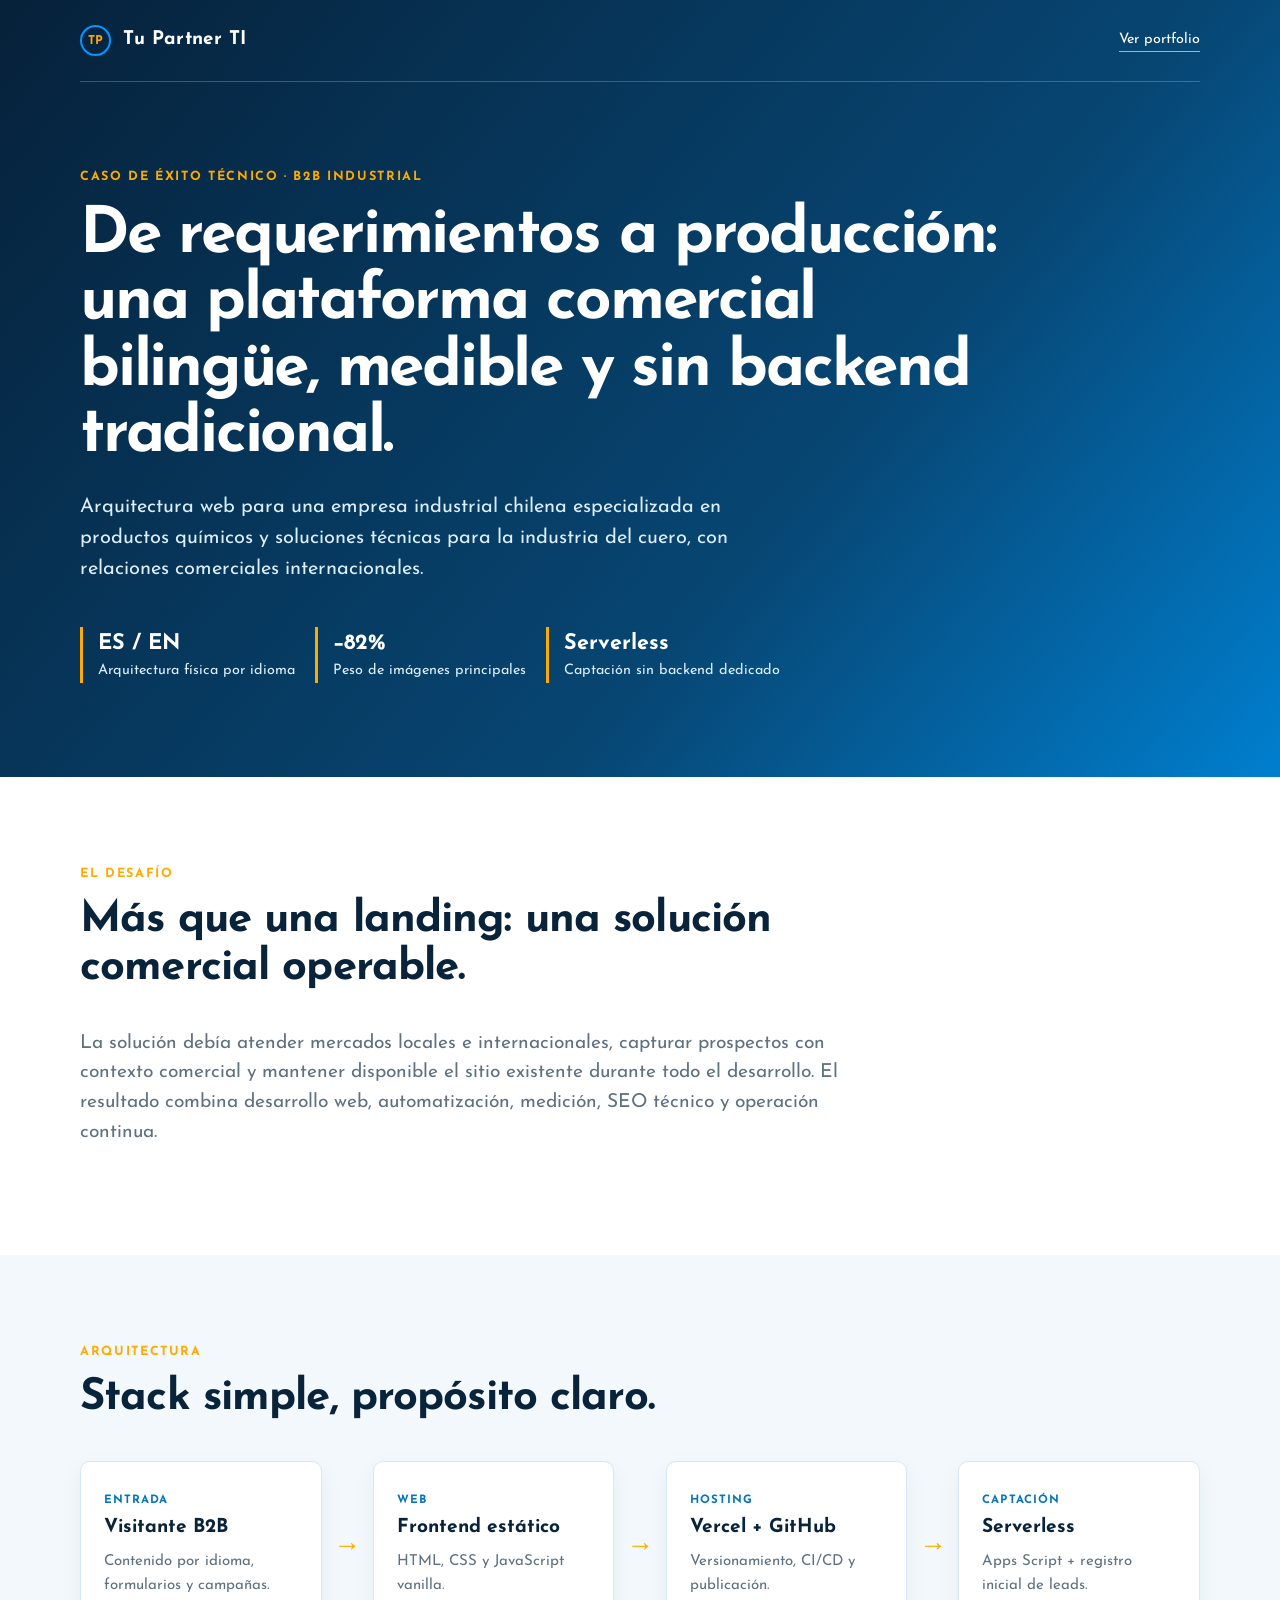
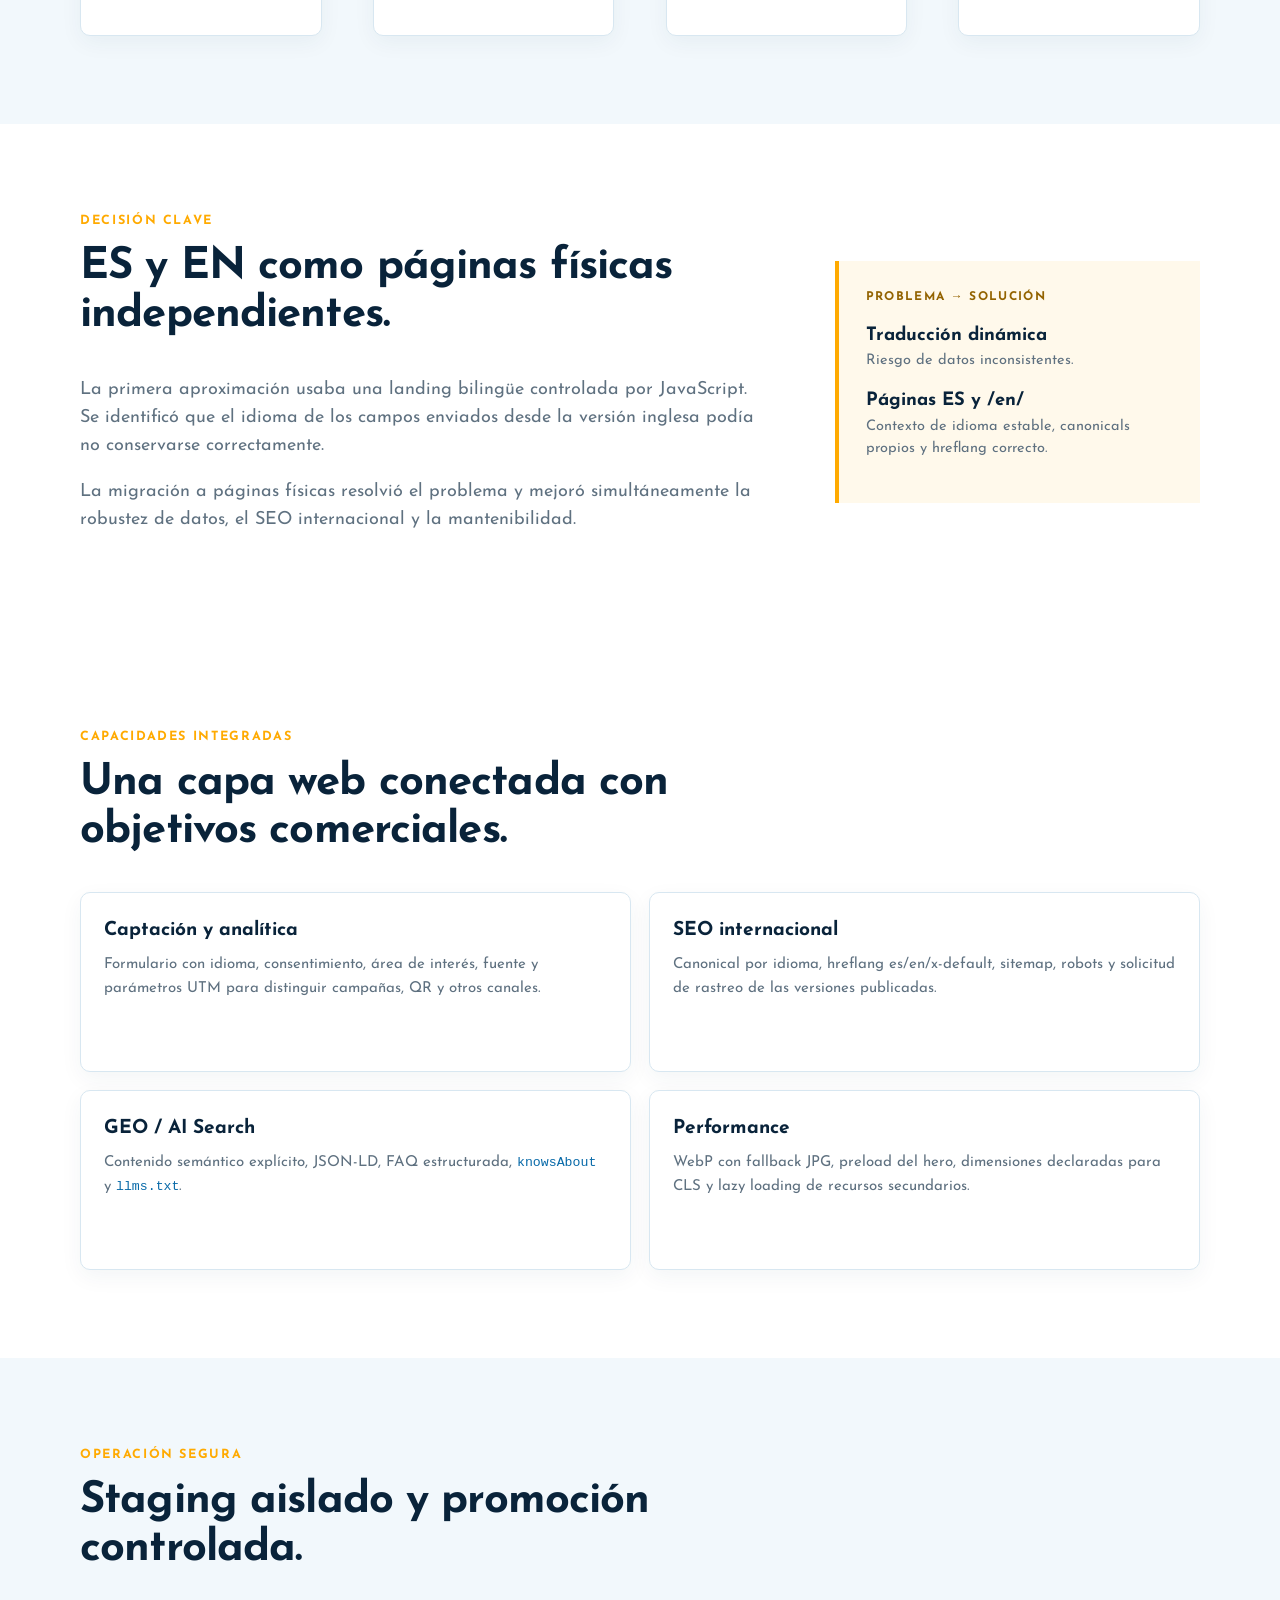
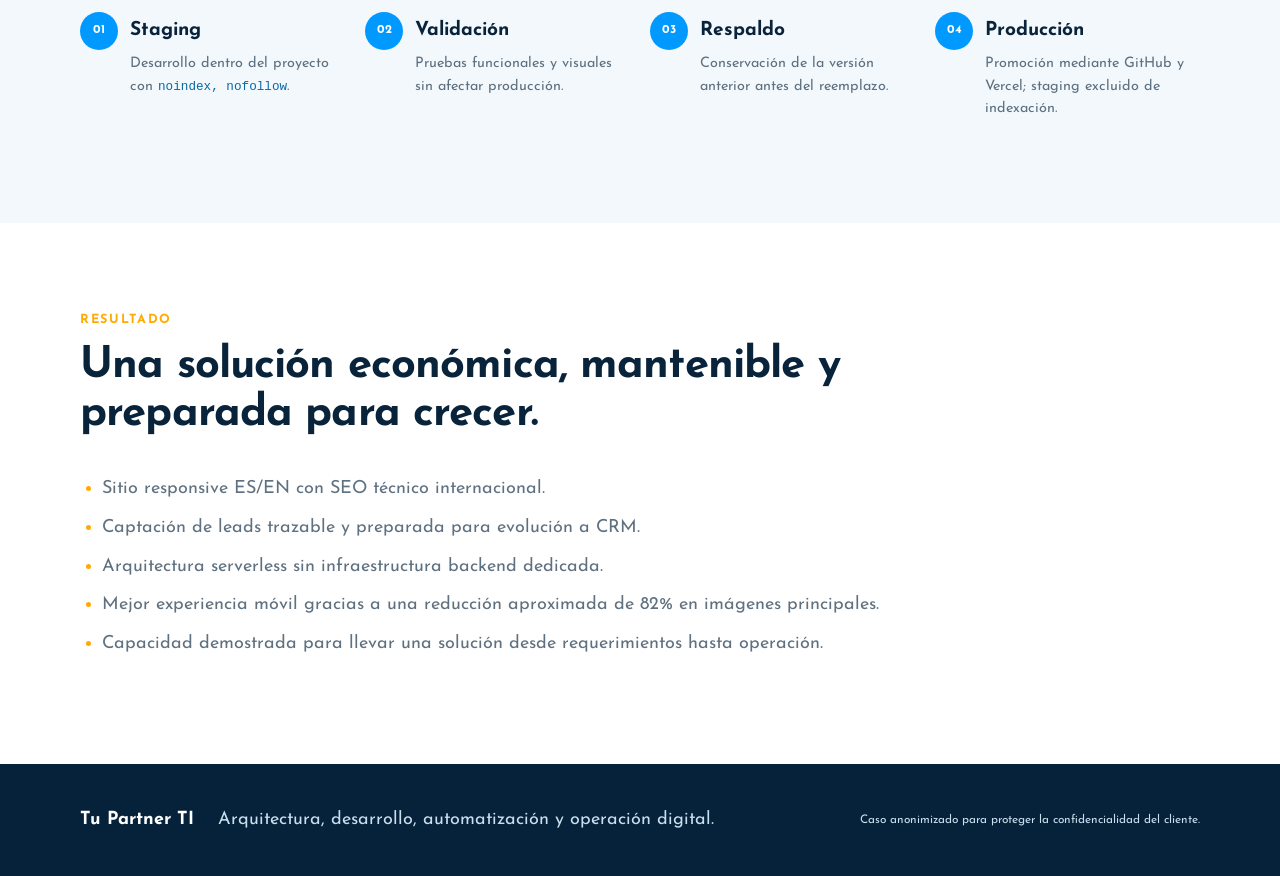
<file: case-studies/industrial-b2b/index.html>
<!doctype html>
<html lang="es">
  <head>
    <meta charset="UTF-8" />
    <meta name="viewport" content="width=device-width, initial-scale=1.0" />
    <meta name="description" content="Caso de éxito técnico anonimizado: plataforma web B2B industrial bilingüe, captación serverless, SEO internacional y optimización de rendimiento." />
    <title>Caso técnico B2B industrial | Tu Partner TI</title>
    <link rel="preconnect" href="https://fonts.googleapis.com" />
    <link rel="preconnect" href="https://fonts.gstatic.com" crossorigin />
    <link href="https://fonts.googleapis.com/css2?family=Josefin+Sans:ital,wght@0,400;0,500;0,600;0,700;1,400&display=swap" rel="stylesheet" />
    <link rel="stylesheet" href="styles.css" />
  </head>
  <body>
    <a class="skip-link" href="#contenido">Ir al contenido</a>
    <header class="hero">
      <nav class="nav container" aria-label="Navegación principal">
        <a class="brand" href="#inicio" aria-label="Tu Partner TI, inicio"><span>TP</span> Tu Partner TI</a>
        <a class="nav-link" href="https://viniciorm.github.io/" target="_blank" rel="noopener">Ver portfolio</a>
      </nav>
      <section class="container hero-content" id="inicio">
        <p class="eyebrow">Caso de éxito técnico · B2B industrial</p>
        <h1>De requerimientos a producción: una plataforma comercial bilingüe, medible y sin backend tradicional.</h1>
        <p class="lead">Arquitectura web para una empresa industrial chilena especializada en productos químicos y soluciones técnicas para la industria del cuero, con relaciones comerciales internacionales.</p>
        <div class="metrics" aria-label="Resultados principales">
          <div><strong>ES / EN</strong><span>Arquitectura física por idioma</span></div>
          <div><strong>−82%</strong><span>Peso de imágenes principales</span></div>
          <div><strong>Serverless</strong><span>Captación sin backend dedicado</span></div>
        </div>
      </section>
    </header>

    <main id="contenido">
      <section class="section container intro">
        <p class="section-label">El desafío</p>
        <h2>Más que una landing: una solución comercial operable.</h2>
        <p>La solución debía atender mercados locales e internacionales, capturar prospectos con contexto comercial y mantener disponible el sitio existente durante todo el desarrollo. El resultado combina desarrollo web, automatización, medición, SEO técnico y operación continua.</p>
      </section>

      <section class="section surface">
        <div class="container">
          <p class="section-label">Arquitectura</p>
          <h2>Stack simple, propósito claro.</h2>
          <div class="architecture" aria-label="Arquitectura de la solución">
            <article><span class="tag">Entrada</span><h3>Visitante B2B</h3><p>Contenido por idioma, formularios y campañas.</p></article>
            <span class="arrow" aria-hidden="true">→</span>
            <article><span class="tag">Web</span><h3>Frontend estático</h3><p>HTML, CSS y JavaScript vanilla.</p></article>
            <span class="arrow" aria-hidden="true">→</span>
            <article><span class="tag">Hosting</span><h3>Vercel + GitHub</h3><p>Versionamiento, CI/CD y publicación.</p></article>
            <span class="arrow" aria-hidden="true">→</span>
            <article><span class="tag">Captación</span><h3>Serverless</h3><p>Apps Script + registro inicial de leads.</p></article>
          </div>
        </div>
      </section>

      <section class="section container grid-two">
        <div>
          <p class="section-label">Decisión clave</p>
          <h2>ES y EN como páginas físicas independientes.</h2>
          <p>La primera aproximación usaba una landing bilingüe controlada por JavaScript. Se identificó que el idioma de los campos enviados desde la versión inglesa podía no conservarse correctamente.</p>
          <p>La migración a páginas físicas resolvió el problema y mejoró simultáneamente la robustez de datos, el SEO internacional y la mantenibilidad.</p>
        </div>
        <aside class="callout"><span>Problema → solución</span><strong>Traducción dinámica</strong><p>Riesgo de datos inconsistentes.</p><strong>Páginas ES y /en/</strong><p>Contexto de idioma estable, canonicals propios y hreflang correcto.</p></aside>
      </section>

      <section class="section container">
        <p class="section-label">Capacidades integradas</p>
        <h2>Una capa web conectada con objetivos comerciales.</h2>
        <div class="cards">
          <article><h3>Captación y analítica</h3><p>Formulario con idioma, consentimiento, área de interés, fuente y parámetros UTM para distinguir campañas, QR y otros canales.</p></article>
          <article><h3>SEO internacional</h3><p>Canonical por idioma, hreflang es/en/x-default, sitemap, robots y solicitud de rastreo de las versiones publicadas.</p></article>
          <article><h3>GEO / AI Search</h3><p>Contenido semántico explícito, JSON-LD, FAQ estructurada, <code>knowsAbout</code> y <code>llms.txt</code>.</p></article>
          <article><h3>Performance</h3><p>WebP con fallback JPG, preload del hero, dimensiones declaradas para CLS y lazy loading de recursos secundarios.</p></article>
        </div>
      </section>

      <section class="section surface">
        <div class="container">
          <p class="section-label">Operación segura</p>
          <h2>Staging aislado y promoción controlada.</h2>
          <ol class="timeline">
            <li><b>01</b><div><h3>Staging</h3><p>Desarrollo dentro del proyecto con <code>noindex, nofollow</code>.</p></div></li>
            <li><b>02</b><div><h3>Validación</h3><p>Pruebas funcionales y visuales sin afectar producción.</p></div></li>
            <li><b>03</b><div><h3>Respaldo</h3><p>Conservación de la versión anterior antes del reemplazo.</p></div></li>
            <li><b>04</b><div><h3>Producción</h3><p>Promoción mediante GitHub y Vercel; staging excluido de indexación.</p></div></li>
          </ol>
        </div>
      </section>

      <section class="section container results">
        <p class="section-label">Resultado</p>
        <h2>Una solución económica, mantenible y preparada para crecer.</h2>
        <ul>
          <li>Sitio responsive ES/EN con SEO técnico internacional.</li>
          <li>Captación de leads trazable y preparada para evolución a CRM.</li>
          <li>Arquitectura serverless sin infraestructura backend dedicada.</li>
          <li>Mejor experiencia móvil gracias a una reducción aproximada de 82% en imágenes principales.</li>
          <li>Capacidad demostrada para llevar una solución desde requerimientos hasta operación.</li>
        </ul>
      </section>
    </main>

    <footer>
      <div class="container"><strong>Tu Partner TI</strong><span>Arquitectura, desarrollo, automatización y operación digital.</span><small>Caso anonimizado para proteger la confidencialidad del cliente.</small></div>
    </footer>
  </body>
</html>
</file>
<file: css/style.css>
@import url('https://fonts.googleapis.com/css2?family=Inter:wght@300;400;500;600;700&family=Outfit:wght@300;400;500;600;700;800&display=swap');

/* ==========================================================================
   Design System & Variables
   ========================================================================== */
:root {
  /* Colors */
  --bg-primary: #070913;
  --bg-secondary: #0c0f1d;
  --bg-tertiary: #13182e;
  
  --card-bg: rgba(12, 15, 29, 0.7);
  --card-border: rgba(255, 255, 255, 0.07);
  --card-hover-border: rgba(59, 130, 246, 0.4);
  
  --text-primary: #f8fafc;
  --text-secondary: #94a3b8;
  --text-muted: #64748b;
  
  /* Accent Colors */
  --accent-blue: #3b82f6;
  --accent-purple: #8b5cf6;
  --accent-cyan: #06b6d4;
  --accent-gold: #f59e0b;
  --accent-green: #10b981;
  --accent-gradient: linear-gradient(135deg, #3b82f6 0%, #8b5cf6 100%);
  --text-gradient: linear-gradient(135deg, #f8fafc 30%, #3b82f6 100%);
  --glow-shadow: 0 0 30px rgba(59, 130, 246, 0.15);
  
  /* Fonts */
  --font-heading: 'Outfit', 'Inter', -apple-system, BlinkMacSystemFont, sans-serif;
  --font-body: 'Inter', -apple-system, BlinkMacSystemFont, sans-serif;
  
  /* Layout & Transitions */
  --max-width: 1200px;
  --transition-fast: 0.2s cubic-bezier(0.4, 0, 0.2, 1);
  --transition-normal: 0.3s cubic-bezier(0.4, 0, 0.2, 1);
  --transition-slow: 0.5s cubic-bezier(0.4, 0, 0.2, 1);
  --border-radius-sm: 8px;
  --border-radius-md: 16px;
  --border-radius-lg: 24px;
}

/* ==========================================================================
   Reset & Base Styles
   ========================================================================== */
*, *::before, *::after {
  box-sizing: border-box;
  margin: 0;
  padding: 0;
}

html {
  scroll-behavior: smooth;
  font-size: 16px;
}

body {
  background-color: var(--bg-primary);
  color: var(--text-primary);
  font-family: var(--font-body);
  line-height: 1.6;
  overflow-x: hidden;
  background-image: 
    radial-gradient(circle at 10% 20%, rgba(59, 130, 246, 0.05) 0%, transparent 40%),
    radial-gradient(circle at 90% 80%, rgba(139, 92, 246, 0.06) 0%, transparent 40%);
  background-attachment: fixed;
}

/* Scrollbar */
::-webkit-scrollbar {
  width: 10px;
}
::-webkit-scrollbar-track {
  background: var(--bg-primary);
}
::-webkit-scrollbar-thumb {
  background: var(--bg-tertiary);
  border-radius: var(--border-radius-sm);
  border: 2px solid var(--bg-primary);
}
::-webkit-scrollbar-thumb:hover {
  background: var(--accent-blue);
}

/* Typography elements */
h1, h2, h3, h4, h5, h6 {
  font-family: var(--font-heading);
  font-weight: 700;
  letter-spacing: -0.02em;
  line-height: 1.2;
}

a {
  color: inherit;
  text-decoration: none;
  transition: var(--transition-fast);
}

/* ==========================================================================
   Reusable UI Components
   ========================================================================== */
.container {
  width: 100%;
  max-width: var(--max-width);
  margin: 0 auto;
  padding: 0 2rem;
}

.section {
  padding: 6rem 0;
  position: relative;
}

.section-header {
  margin-bottom: 4rem;
  text-align: center;
}

.section-title {
  font-size: 2.5rem;
  margin-bottom: 1rem;
  background: linear-gradient(135deg, #ffffff 40%, #94a3b8 100%);
  -webkit-background-clip: text;
  -webkit-text-fill-color: transparent;
  display: inline-block;
  position: relative;
}

.section-title::after {
  content: '';
  position: absolute;
  bottom: -10px;
  left: 50%;
  transform: translateX(-50%);
  width: 60px;
  height: 4px;
  background: var(--accent-gradient);
  border-radius: var(--border-radius-sm);
}

.section-subtitle {
  color: var(--text-secondary);
  font-size: 1.1rem;
  max-width: 600px;
  margin: 0 auto;
  margin-top: 1.5rem;
}

/* Buttons */
.btn {
  display: inline-flex;
  align-items: center;
  justify-content: center;
  gap: 0.5rem;
  padding: 0.8rem 1.6rem;
  font-family: var(--font-heading);
  font-weight: 600;
  font-size: 0.95rem;
  border-radius: var(--border-radius-sm);
  cursor: pointer;
  transition: var(--transition-normal);
  border: 1px solid transparent;
}

.btn-primary {
  background: var(--accent-gradient);
  color: #ffffff;
  box-shadow: 0 4px 15px rgba(59, 130, 246, 0.3);
}

.btn-primary:hover {
  transform: translateY(-2px);
  box-shadow: 0 6px 20px rgba(59, 130, 246, 0.45);
}

.btn-secondary {
  background: rgba(255, 255, 255, 0.04);
  color: var(--text-primary);
  border: 1px solid var(--card-border);
}

.btn-secondary:hover {
  background: rgba(255, 255, 255, 0.08);
  border-color: rgba(255, 255, 255, 0.2);
  transform: translateY(-2px);
}

.btn-outline {
  background: transparent;
  color: var(--text-primary);
  border: 1px solid var(--accent-blue);
}

.btn-outline:hover {
  background: rgba(59, 130, 246, 0.1);
  transform: translateY(-2px);
}

.btn-sm {
  padding: 0.5rem 1rem;
  font-size: 0.85rem;
}

.btn-disabled {
  background: rgba(255, 255, 255, 0.02) !important;
  color: var(--text-muted) !important;
  border-color: rgba(255, 255, 255, 0.03) !important;
  cursor: not-allowed;
  transform: none !important;
  box-shadow: none !important;
}

/* Glass Card */
.glass-card {
  background: var(--card-bg);
  backdrop-filter: blur(12px) saturate(180%);
  -webkit-backdrop-filter: blur(12px) saturate(180%);
  border: 1px solid var(--card-border);
  border-radius: var(--border-radius-md);
  transition: var(--transition-normal);
}

.glass-card:hover {
  border-color: var(--card-hover-border);
  box-shadow: var(--glow-shadow);
  transform: translateY(-4px);
}

/* Tags / Badges */
.tag {
  display: inline-block;
  padding: 0.25rem 0.75rem;
  font-size: 0.75rem;
  font-weight: 500;
  border-radius: 50px;
  background: rgba(59, 130, 246, 0.1);
  color: var(--accent-blue);
  border: 1px solid rgba(59, 130, 246, 0.2);
  text-transform: uppercase;
  letter-spacing: 0.05em;
}

/* ==========================================================================
   Navigation Bar
   ========================================================================== */
.navbar {
  position: fixed;
  top: 0;
  left: 0;
  width: 100%;
  z-index: 1000;
  background: rgba(7, 9, 19, 0.75);
  backdrop-filter: blur(16px);
  -webkit-backdrop-filter: blur(16px);
  border-bottom: 1px solid var(--card-border);
  transition: var(--transition-normal);
}

.navbar-container {
  display: flex;
  justify-content: space-between;
  align-items: center;
  height: 80px;
}

.nav-logo {
  font-family: var(--font-heading);
  font-size: 1.4rem;
  font-weight: 800;
  background: var(--accent-gradient);
  -webkit-background-clip: text;
  -webkit-text-fill-color: transparent;
  display: flex;
  align-items: center;
  gap: 0.5rem;
}

.nav-logo-icon {
  width: 24px;
  height: 24px;
  background: var(--accent-gradient);
  border-radius: 6px;
  display: inline-block;
}

.nav-menu {
  display: flex;
  list-style: none;
  gap: 2rem;
}

.nav-link {
  color: var(--text-secondary);
  font-family: var(--font-heading);
  font-weight: 500;
  font-size: 0.95rem;
  position: relative;
  padding: 0.5rem 0;
}

.nav-link:hover, .nav-link.active {
  color: var(--text-primary);
}

.nav-link::after {
  content: '';
  position: absolute;
  bottom: 0;
  left: 0;
  width: 0;
  height: 2px;
  background: var(--accent-gradient);
  transition: var(--transition-normal);
  border-radius: 2px;
}

.nav-link:hover::after, .nav-link.active::after {
  width: 100%;
}

.nav-toggle {
  display: none;
  background: transparent;
  border: none;
  cursor: pointer;
  padding: 0.5rem;
}

.nav-toggle-bar {
  display: block;
  width: 25px;
  height: 2px;
  margin: 5px 0;
  background-color: var(--text-primary);
  transition: var(--transition-normal);
}

/* ==========================================================================
   Hero Section
   ========================================================================== */
#home {
  min-height: 100vh;
  display: flex;
  align-items: center;
  padding-top: 100px;
  position: relative;
  overflow: hidden;
}

#home::before {
  content: '';
  position: absolute;
  width: 600px;
  height: 600px;
  top: -10%;
  right: -10%;
  background: radial-gradient(circle, rgba(99, 102, 241, 0.1) 0%, transparent 70%);
  z-index: 0;
  pointer-events: none;
}

.hero-content {
  position: relative;
  z-index: 1;
  max-width: 800px;
}

.hero-badge {
  display: inline-flex;
  align-items: center;
  gap: 0.5rem;
  padding: 0.5rem 1rem;
  background: rgba(59, 130, 246, 0.08);
  border: 1px solid rgba(59, 130, 246, 0.2);
  border-radius: 50px;
  color: var(--accent-blue);
  font-family: var(--font-heading);
  font-weight: 600;
  font-size: 0.85rem;
  text-transform: uppercase;
  margin-bottom: 2rem;
  animation: pulse 3s infinite;
}

@keyframes pulse {
  0% { box-shadow: 0 0 0 0 rgba(59, 130, 246, 0.4); }
  70% { box-shadow: 0 0 0 10px rgba(59, 130, 246, 0); }
  100% { box-shadow: 0 0 0 0 rgba(59, 130, 246, 0); }
}

.hero-name {
  font-size: 4rem;
  font-weight: 800;
  line-height: 1.1;
  margin-bottom: 1rem;
  letter-spacing: -0.03em;
}

.hero-title {
  font-size: 2.2rem;
  margin-bottom: 1.5rem;
  background: linear-gradient(135deg, #ffffff 30%, #3b82f6 90%);
  -webkit-background-clip: text;
  -webkit-text-fill-color: transparent;
}

.hero-subtitle {
  font-size: 1.25rem;
  color: var(--text-secondary);
  margin-bottom: 3rem;
  max-width: 650px;
}

.hero-cta {
  display: flex;
  flex-wrap: wrap;
  gap: 1rem;
  margin-bottom: 3rem;
}

.hero-socials {
  display: flex;
  gap: 1.5rem;
  align-items: center;
}

.hero-social-link {
  display: flex;
  align-items: center;
  justify-content: center;
  width: 44px;
  height: 44px;
  border-radius: 50px;
  background: rgba(255, 255, 255, 0.03);
  border: 1px solid var(--card-border);
  color: var(--text-secondary);
  transition: var(--transition-normal);
}

.hero-social-link:hover {
  color: var(--text-primary);
  background: rgba(59, 130, 246, 0.1);
  border-color: var(--accent-blue);
  transform: translateY(-3px);
}

.hero-social-link svg {
  width: 20px;
  height: 20px;
  fill: currentColor;
}

/* ==========================================================================
   About Me Section
   ========================================================================== */
.about-grid {
  display: grid;
  grid-template-columns: 1.2fr 0.8fr;
  gap: 4rem;
  align-items: center;
}

.about-text {
  font-size: 1.1rem;
  color: var(--text-secondary);
  line-height: 1.8;
}

.about-text p {
  margin-bottom: 1.5rem;
}

.about-stats {
  display: grid;
  grid-template-columns: repeat(2, 1fr);
  gap: 1.5rem;
}

.stat-card {
  padding: 2rem 1.5rem;
  text-align: center;
}

.stat-number {
  font-size: 3rem;
  font-weight: 800;
  background: var(--accent-gradient);
  -webkit-background-clip: text;
  -webkit-text-fill-color: transparent;
  line-height: 1;
  margin-bottom: 0.5rem;
}

.stat-label {
  font-family: var(--font-heading);
  font-size: 0.9rem;
  font-weight: 600;
  color: var(--text-primary);
}

.stat-desc {
  font-size: 0.75rem;
  color: var(--text-muted);
  margin-top: 0.25rem;
}

/* ==========================================================================
   Projects Section
   ========================================================================== */
.filter-container {
  display: flex;
  justify-content: center;
  flex-wrap: wrap;
  gap: 0.75rem;
  margin-bottom: 3rem;
}

.filter-btn {
  padding: 0.6rem 1.2rem;
  font-size: 0.85rem;
  font-family: var(--font-heading);
  font-weight: 600;
  border-radius: 50px;
  background: rgba(255, 255, 255, 0.02);
  color: var(--text-secondary);
  border: 1px solid var(--card-border);
  cursor: pointer;
  transition: var(--transition-normal);
}

.filter-btn:hover {
  background: rgba(255, 255, 255, 0.05);
  color: var(--text-primary);
  border-color: rgba(255, 255, 255, 0.2);
}

.filter-btn.active {
  background: var(--accent-gradient);
  color: #ffffff;
  border-color: transparent;
  box-shadow: 0 4px 12px rgba(59, 130, 246, 0.25);
}

.projects-grid {
  display: grid;
  grid-template-columns: repeat(auto-fill, minmax(350px, 1fr));
  gap: 2rem;
}

.project-card {
  display: flex;
  flex-direction: column;
  height: 100%;
  padding: 2rem;
  position: relative;
  overflow: hidden;
}

.project-card::before {
  content: '';
  position: absolute;
  top: 0;
  left: 0;
  width: 4px;
  height: 100%;
  background: var(--accent-gradient);
  opacity: 0;
  transition: var(--transition-normal);
}

.project-card:hover::before {
  opacity: 1;
}

.project-category {
  font-size: 0.75rem;
  font-weight: 600;
  color: var(--accent-blue);
  text-transform: uppercase;
  letter-spacing: 0.05em;
  margin-bottom: 0.75rem;
  display: block;
}

.project-title {
  font-size: 1.5rem;
  margin-bottom: 1rem;
}

.project-desc {
  color: var(--text-secondary);
  font-size: 0.95rem;
  margin-bottom: 1.5rem;
  flex-grow: 1;
}

.project-meta {
  border-top: 1px solid rgba(255, 255, 255, 0.05);
  padding-top: 1.25rem;
  margin-bottom: 1.5rem;
}

.project-role {
  font-size: 0.85rem;
  color: var(--text-primary);
  margin-bottom: 0.75rem;
}

.project-role strong {
  color: var(--text-secondary);
  font-weight: 500;
}

.project-tech {
  display: flex;
  flex-wrap: wrap;
  gap: 0.5rem;
}

.project-tech-tag {
  font-size: 0.75rem;
  padding: 0.2rem 0.6rem;
  background: rgba(255, 255, 255, 0.03);
  border: 1px solid rgba(255, 255, 255, 0.06);
  border-radius: 4px;
  color: var(--text-secondary);
}

.project-action {
  margin-top: auto;
}

/* ==========================================================================
   Articles Section
   ========================================================================== */
.articles-grid {
  display: grid;
  grid-template-columns: repeat(auto-fill, minmax(350px, 1fr));
  gap: 2rem;
}

.article-card {
  padding: 2rem;
  display: flex;
  flex-direction: column;
  height: 100%;
}

.article-date {
  font-size: 0.8rem;
  color: var(--text-muted);
  margin-bottom: 0.5rem;
  display: block;
}

.article-title {
  font-size: 1.35rem;
  margin-bottom: 0.75rem;
  transition: var(--transition-fast);
}

.article-card:hover .article-title {
  color: var(--accent-blue);
}

.article-summary {
  color: var(--text-secondary);
  font-size: 0.95rem;
  margin-bottom: 1.5rem;
  flex-grow: 1;
}

.article-tags {
  display: flex;
  flex-wrap: wrap;
  gap: 0.5rem;
  margin-bottom: 1.5rem;
}

.article-tag {
  font-size: 0.75rem;
  padding: 0.15rem 0.5rem;
  background: rgba(139, 92, 246, 0.06);
  color: var(--accent-purple);
  border: 1px solid rgba(139, 92, 246, 0.15);
  border-radius: 4px;
}

.article-action {
  margin-top: auto;
}

/* ==========================================================================
   Skills Section
   ========================================================================== */
.skills-grid {
  display: grid;
  grid-template-columns: repeat(auto-fit, minmax(250px, 1fr));
  gap: 2rem;
}

.skills-block {
  padding: 2.5rem 2rem;
  border-radius: var(--border-radius-md);
  border-top: 3px solid var(--accent-blue);
}

.skills-block:nth-child(2) { border-top-color: var(--accent-purple); }
.skills-block:nth-child(3) { border-top-color: var(--accent-cyan); }
.skills-block:nth-child(4) { border-top-color: var(--accent-gold); }

.skills-block-icon {
  font-size: 1.8rem;
  margin-bottom: 1rem;
  display: inline-block;
}

.skills-block-title {
  font-size: 1.25rem;
  margin-bottom: 1.5rem;
  color: var(--text-primary);
}

.skills-list {
  display: flex;
  flex-direction: column;
  gap: 0.75rem;
}

.skills-item {
  display: flex;
  align-items: center;
  gap: 0.75rem;
  font-size: 0.95rem;
  color: var(--text-secondary);
}

.skills-item::before {
  content: '';
  display: inline-block;
  width: 6px;
  height: 6px;
  border-radius: 50px;
  background: var(--accent-blue);
}

.skills-block:nth-child(2) .skills-item::before { background: var(--accent-purple); }
.skills-block:nth-child(3) .skills-item::before { background: var(--accent-cyan); }
.skills-block:nth-child(4) .skills-item::before { background: var(--accent-gold); }

/* ==========================================================================
   Certifications Section
   ========================================================================== */
.certifications-timeline {
  max-width: 800px;
  margin: 0 auto;
  position: relative;
  padding-left: 2rem;
}

.certifications-timeline::before {
  content: '';
  position: absolute;
  top: 0;
  left: 5px;
  width: 2px;
  height: 100%;
  background: var(--card-border);
}

.timeline-item {
  position: relative;
  margin-bottom: 3rem;
}

.timeline-item:last-child {
  margin-bottom: 0;
}

.timeline-dot {
  position: absolute;
  left: -2rem;
  top: 0.5rem;
  width: 12px;
  height: 12px;
  border-radius: 50px;
  background: var(--accent-blue);
  border: 3px solid var(--bg-primary);
  z-index: 1;
}

.timeline-item:nth-child(even) .timeline-dot {
  background: var(--accent-purple);
}

.timeline-content {
  padding: 1.5rem 2rem;
}

.timeline-date {
  font-family: var(--font-heading);
  font-size: 0.85rem;
  font-weight: 700;
  color: var(--accent-blue);
  margin-bottom: 0.5rem;
  display: block;
}

.timeline-item:nth-child(even) .timeline-date {
  color: var(--accent-purple);
}

.timeline-title {
  font-size: 1.25rem;
  margin-bottom: 0.25rem;
}

.timeline-issuer {
  font-size: 0.95rem;
  color: var(--text-secondary);
}

/* ==========================================================================
   Contact Section
   ========================================================================== */
.contact-container {
  max-width: 700px;
  margin: 0 auto;
  text-align: center;
  padding: 4rem 2rem;
}

.contact-title {
  font-size: 2rem;
  margin-bottom: 1rem;
}

.contact-text {
  color: var(--text-secondary);
  font-size: 1.1rem;
  margin-bottom: 3rem;
}

.contact-methods {
  display: grid;
  grid-template-columns: repeat(auto-fit, minmax(200px, 1fr));
  gap: 1.5rem;
  margin-bottom: 3rem;
}

.contact-method-card {
  padding: 2rem 1.5rem;
  display: flex;
  flex-direction: column;
  align-items: center;
  gap: 1rem;
}

.contact-icon {
  width: 48px;
  height: 48px;
  border-radius: 50px;
  background: rgba(59, 130, 246, 0.08);
  border: 1px solid rgba(59, 130, 246, 0.15);
  display: flex;
  align-items: center;
  justify-content: center;
  color: var(--accent-blue);
  transition: var(--transition-normal);
}

.contact-method-card:hover .contact-icon {
  background: var(--accent-blue);
  color: #ffffff;
  transform: scale(1.1);
}

.contact-method-title {
  font-size: 1rem;
  font-weight: 600;
}

.contact-method-value {
  font-size: 0.9rem;
  color: var(--text-secondary);
  word-break: break-all;
}

/* Footer */
footer {
  padding: 3rem 0;
  border-top: 1px solid var(--card-border);
  background: #04060d;
  color: var(--text-muted);
  font-size: 0.9rem;
  text-align: center;
}

footer p {
  margin-bottom: 0.5rem;
}

footer .credit {
  font-size: 0.8rem;
  margin-top: 0.5rem;
}

footer .credit a {
  color: var(--text-secondary);
}

footer .credit a:hover {
  color: var(--accent-blue);
}

/* ==========================================================================
   Responsive Styles
   ========================================================================== */
@media (max-width: 992px) {
  html {
    font-size: 15px;
  }
  
  .hero-name {
    font-size: 3.2rem;
  }
  
  .hero-title {
    font-size: 1.8rem;
  }
  
  .about-grid {
    grid-template-columns: 1fr;
    gap: 3rem;
  }
  
  .about-stats {
    order: -1;
  }
}

@media (max-width: 768px) {
  .navbar-container {
    height: 70px;
  }
  
  .nav-menu {
    position: fixed;
    top: 70px;
    left: -100%;
    width: 100%;
    height: calc(100vh - 70px);
    background: rgba(7, 9, 19, 0.98);
    backdrop-filter: blur(16px);
    flex-direction: column;
    align-items: center;
    justify-content: center;
    gap: 3rem;
    transition: var(--transition-slow);
    z-index: 999;
  }
  
  .nav-menu.active {
    left: 0;
  }
  
  .nav-toggle {
    display: block;
  }
  
  /* Menu icon states */
  .nav-menu.active ~ .nav-toggle .nav-toggle-bar:nth-child(1) {
    transform: translateY(7px) rotate(45deg);
  }
  .nav-menu.active ~ .nav-toggle .nav-toggle-bar:nth-child(2) {
    opacity: 0;
  }
  .nav-menu.active ~ .nav-toggle .nav-toggle-bar:nth-child(3) {
    transform: translateY(-7px) rotate(-45deg);
  }
  
  .section {
    padding: 4rem 0;
  }
  
  .hero-name {
    font-size: 2.8rem;
  }
  
  .hero-title {
    font-size: 1.5rem;
  }
  
  .projects-grid, .articles-grid {
    grid-template-columns: 1fr;
  }
  
  .contact-methods {
    grid-template-columns: 1fr;
  }
}

@media (max-width: 480px) {
  .container {
    padding: 0 1.25rem;
  }
  
  .hero-name {
    font-size: 2.2rem;
  }
  
  .hero-title {
    font-size: 1.3rem;
  }
  
  .hero-cta {
    flex-direction: column;
    width: 100%;
  }
  
  .hero-cta .btn {
    width: 100%;
  }
}
</file>
<file: culturago-tickets-stellar-guide/styles.css>
@import url('https://fonts.googleapis.com/css2?family=DM+Serif+Display&family=Manrope:wght@400;500;600;700&display=swap');

:root{--paper:#fbfaf6;--surface:#f4f3ed;--ink:#242721;--muted:#687066;--line:#dddcd3;--sage:#52684e;--sage-soft:#e8eee4;--coral:#f15a3a;--blue:#0a66c2;--sans:'Manrope',sans-serif;--title:'DM Serif Display',serif;--mono:'Fira Code','Courier New',monospace}
html[data-theme='dark']{--paper:#171a17;--surface:#222722;--ink:#f3f1e9;--muted:#a8b1a4;--line:#353d35;--sage:#b5c8ad;--sage-soft:#253128;--coral:#ff7356;--blue:#66aef3}
*{box-sizing:border-box}html{scroll-behavior:smooth;background:var(--paper)}body{margin:0;min-width:320px;background:var(--paper);color:var(--ink);font-family:var(--sans);transition:.25s}a{color:var(--blue);text-decoration:none}a:hover{text-decoration:underline}button,input{font:inherit}
.topbar{position:fixed;inset:0 0 auto 0;height:66px;z-index:40;display:flex;align-items:center;justify-content:space-between;padding:0 30px;border-bottom:1px solid var(--line);background:color-mix(in srgb,var(--paper) 94%,transparent);backdrop-filter:blur(12px)}
.brand{display:flex;align-items:center;gap:10px;color:var(--ink);font:21px var(--title)}.brand-mark{display:grid;place-items:center;width:31px;height:31px;border-radius:50%;background:var(--sage);color:var(--paper);font-family:var(--sans);font-weight:700}.actions{display:flex;align-items:center;gap:12px}.actions a,.actions button{border:0;background:none;color:var(--ink);font-size:13px;cursor:pointer}.actions a{padding:7px 9px;border:1px solid var(--line);border-radius:7px}
.sidebar{position:fixed;inset:66px auto 0 0;width:290px;overflow:auto;padding:26px 22px;border-right:1px solid var(--line);background:var(--paper)}.sidebar .label{color:var(--sage);font-size:10px;font-weight:700;letter-spacing:.12em}.sidebar strong{display:block;margin:8px 0 10px;font:21px var(--title)}.progress{height:5px;background:var(--line);border-radius:4px;overflow:hidden}.progress i{display:block;height:100%;width:0;background:var(--sage)}nav{margin-top:24px}nav button{width:100%;border:0;background:none;color:var(--ink);padding:9px 10px;border-radius:7px;text-align:left;font-size:12px;cursor:pointer}nav button:hover,nav button.active{background:var(--sage-soft);color:var(--sage);font-weight:700}.repo-note{margin-top:22px;padding:16px;border-radius:10px;background:var(--surface);font-size:12px;line-height:1.55}.repo-note b{display:block;margin-bottom:5px}
main{margin-left:290px;padding-top:66px}.hero,.flow,.content,footer{width:min(1080px,calc(100% - 70px));margin-inline:auto}.hero{padding:58px 0 32px}.eyebrow{color:var(--sage);font-size:12px;font-weight:700}.hero h1{max-width:920px;margin:14px 0 12px;font:400 clamp(38px,5vw,64px)/1.04 var(--title);letter-spacing:-.025em}.hero p{max-width:800px;margin:0;color:var(--muted);font-size:17px;line-height:1.65}.hero-links{display:flex;gap:10px;flex-wrap:wrap;margin-top:20px}.pill{display:inline-flex;align-items:center;padding:9px 12px;border:1px solid var(--line);border-radius:999px;color:var(--ink);font-size:12px;background:var(--surface)}
.flow{padding:28px 0 34px;border-top:1px solid var(--line);border-bottom:1px solid var(--line)}.flow h2{margin:0 0 18px;color:var(--sage);font:23px var(--title)}.flow-row{display:grid;grid-template-columns:repeat(7,1fr);gap:8px;align-items:center}.step{padding:14px;border:1px solid var(--line);border-radius:9px;background:var(--paper);min-height:88px}.step b{display:block;font-size:12px}.step small{display:block;color:var(--muted);font-size:10px;line-height:1.4;margin-top:5px}.arrow{text-align:center;color:var(--coral);font-weight:700}
.content{display:grid;grid-template-columns:minmax(0,760px) 210px;gap:58px;padding:52px 0 80px}.article{font-size:15px;line-height:1.78}.article h2{scroll-margin-top:88px;margin:60px 0 16px;font:30px/1.2 var(--title)}.article h2:first-child{margin-top:0}.article h3{scroll-margin-top:88px;margin:34px 0 11px;color:var(--sage);font:22px/1.25 var(--title)}.article p,.article li{color:color-mix(in srgb,var(--ink) 88%,var(--muted))}.article ul,.article ol{padding-left:1.5rem}.article blockquote{margin:22px 0;padding:14px 18px;border-left:3px solid var(--coral);border-radius:0 8px 8px 0;background:color-mix(in srgb,var(--coral) 6%,var(--paper));color:var(--muted)}.article pre{overflow:auto;padding:18px;border:1px solid var(--line);border-radius:9px;background:var(--surface)}.article code{font-family:var(--mono);font-size:.9em}.article table{width:100%;border-collapse:collapse;margin:24px 0;font-size:13px}.article th,.article td{padding:11px 12px;border-bottom:1px solid var(--line);text-align:left;vertical-align:top}.article th{color:var(--sage)}.callout{padding:16px 18px;border:1px solid var(--line);border-radius:10px;background:var(--surface);margin:20px 0}.callout b{color:var(--coral)}
.on-page{position:sticky;top:95px;align-self:start;padding-left:20px;border-left:1px solid var(--line)}.on-page span{display:block;color:var(--sage);font-size:10px;font-weight:700;letter-spacing:.1em;margin-bottom:8px}.on-page button{display:block;width:100%;border:0;background:none;color:var(--muted);padding:6px 0;text-align:left;font-size:11px;cursor:pointer}.on-page button.active{color:var(--sage);font-weight:700}
footer{padding:26px 0 48px;border-top:1px solid var(--line);color:var(--muted);font-size:11px;text-align:center}.mobile{display:none}
@media(max-width:980px){.sidebar{transform:translateX(-100%);transition:.25s;z-index:50}.sidebar.open{transform:translateX(0);box-shadow:20px 0 50px #0004}main{margin-left:0}.content{grid-template-columns:1fr}.on-page{display:none}.mobile{display:inline-block}.flow-row{grid-template-columns:1fr}.arrow{transform:rotate(90deg)}.topbar{padding:0 16px}.brand{font-size:18px}.hero,.flow,.content,footer{width:min(100% - 36px,760px)}}
@media(max-width:600px){.hero{padding-top:38px}.hero h1{font-size:38px}.actions a{display:none}.brand small{display:none}.article{font-size:14px}}
</file>
<file: case-studies/industrial-b2b/styles.css>
:root { --blue:#0099ff; --ink:#09233a; --muted:#5f7180; --orange:#ffaa00; --paper:#fff; --mist:#f2f8fc; --line:#d8e7f1; }
* { box-sizing:border-box; }
html { scroll-behavior:smooth; }
body { margin:0; color:var(--ink); background:var(--paper); font-family:"Josefin Sans","Trebuchet MS",sans-serif; font-size:18px; line-height:1.55; }
.container { width:min(1120px, calc(100% - 40px)); margin:auto; }
.skip-link { position:absolute; left:-10000px; }
.skip-link:focus { left:16px; top:16px; padding:8px 12px; background:#fff; z-index:5; }
.hero { color:#fff; background:linear-gradient(130deg,#06213a 0%,#074673 63%,#007fcf 100%); }
.nav { min-height:82px; display:flex; align-items:center; justify-content:space-between; border-bottom:1px solid rgba(255,255,255,.22); }
.brand { color:#fff; font-size:1.18rem; font-weight:700; text-decoration:none; letter-spacing:.02em; }.brand span { display:inline-grid; place-items:center; width:31px; height:31px; margin-right:6px; border:2px solid var(--blue); border-radius:50%; color:var(--orange); font-size:.76rem; }
.nav-link { color:#fff; text-decoration:none; font-size:.9rem; border-bottom:1px solid var(--orange); }
.hero-content { padding:86px 0 94px; max-width:1120px; }.eyebrow,.section-label { color:var(--orange); font-size:.79rem; letter-spacing:.13em; text-transform:uppercase; font-weight:700; }
h1,h2,h3,p { margin-top:0; } h1 { max-width:920px; margin:15px 0 23px; font-size:clamp(2.35rem,5vw,4.7rem); line-height:1.04; letter-spacing:-.035em; } h2 { max-width:760px; font-size:clamp(1.9rem,3.4vw,3rem); line-height:1.1; letter-spacing:-.02em; } h3 { font-size:1.2rem; margin-bottom:8px; }.lead { max-width:730px; color:#dbeefa; font-size:1.25rem; }
.metrics { display:flex; gap:20px; flex-wrap:wrap; margin-top:42px; }.metrics div { min-width:180px; padding-left:15px; border-left:3px solid var(--orange); }.metrics strong { display:block; font-size:1.35rem; }.metrics span { display:block; color:#dbeefa; font-size:.9rem; }
.section { padding:88px 0; }.intro p:not(.section-label) { max-width:800px; color:var(--muted); font-size:1.2rem; }.surface { background:var(--mist); }.architecture { display:grid; grid-template-columns:1fr auto 1fr auto 1fr auto 1fr; align-items:stretch; gap:12px; margin-top:38px; }.architecture article,.cards article { padding:23px; background:#fff; border:1px solid var(--line); border-radius:10px; box-shadow:0 7px 22px rgba(0,50,85,.05); }.architecture p,.cards p { color:var(--muted); font-size:.94rem; }.tag { color:#0674bb; font-size:.72rem; font-weight:700; letter-spacing:.09em; text-transform:uppercase; }.arrow { align-self:center; color:var(--orange); font-size:1.7rem; }.grid-two { display:grid; grid-template-columns:1.5fr .8fr; gap:70px; align-items:center; }.grid-two p:not(.section-label) { color:var(--muted); }.callout { padding:27px; border-left:4px solid var(--orange); background:#fff9eb; }.callout span { display:block; color:#936300; margin-bottom:15px; font-size:.75rem; font-weight:700; letter-spacing:.11em; text-transform:uppercase; }.callout strong { font-size:1.15rem; }.callout p { color:#6b5d41; font-size:.91rem; }.cards { display:grid; grid-template-columns:repeat(2,1fr); gap:18px; margin-top:35px; }.cards article { min-height:180px; }.timeline { display:grid; grid-template-columns:repeat(4,1fr); gap:20px; padding:0; list-style:none; margin:38px 0 0; }.timeline li { display:flex; gap:12px; }.timeline b { flex:0 0 38px; height:38px; display:grid; place-items:center; color:#fff; background:var(--blue); border-radius:50%; font-size:.75rem; }.timeline h3 { margin-top:4px; }.timeline p { color:var(--muted); font-size:.9rem; }.results ul { max-width:800px; padding-left:22px; }.results li { margin:11px 0; color:var(--muted); }.results li::marker { color:var(--orange); } code { color:#0769a8; font-family:ui-monospace,monospace; font-size:.88em; } footer { padding:42px 0; background:#06213a; color:#fff; } footer .container { display:flex; align-items:center; gap:24px; flex-wrap:wrap; } footer span,footer small { color:#c9dfed; } footer small { margin-left:auto; font-size:.74rem; }
@media (max-width:850px) { .architecture { grid-template-columns:1fr; }.arrow { display:none; }.grid-two { grid-template-columns:1fr; gap:30px; }.timeline { grid-template-columns:1fr 1fr; } }
@media (max-width:560px) { body { font-size:17px; }.container { width:min(100% - 30px,1120px); }.nav { min-height:70px; }.brand { font-size:1rem; }.hero-content { padding:62px 0 68px; }.section { padding:62px 0; }.cards,.timeline { grid-template-columns:1fr; } footer small { margin-left:0; width:100%; } }
</file>
